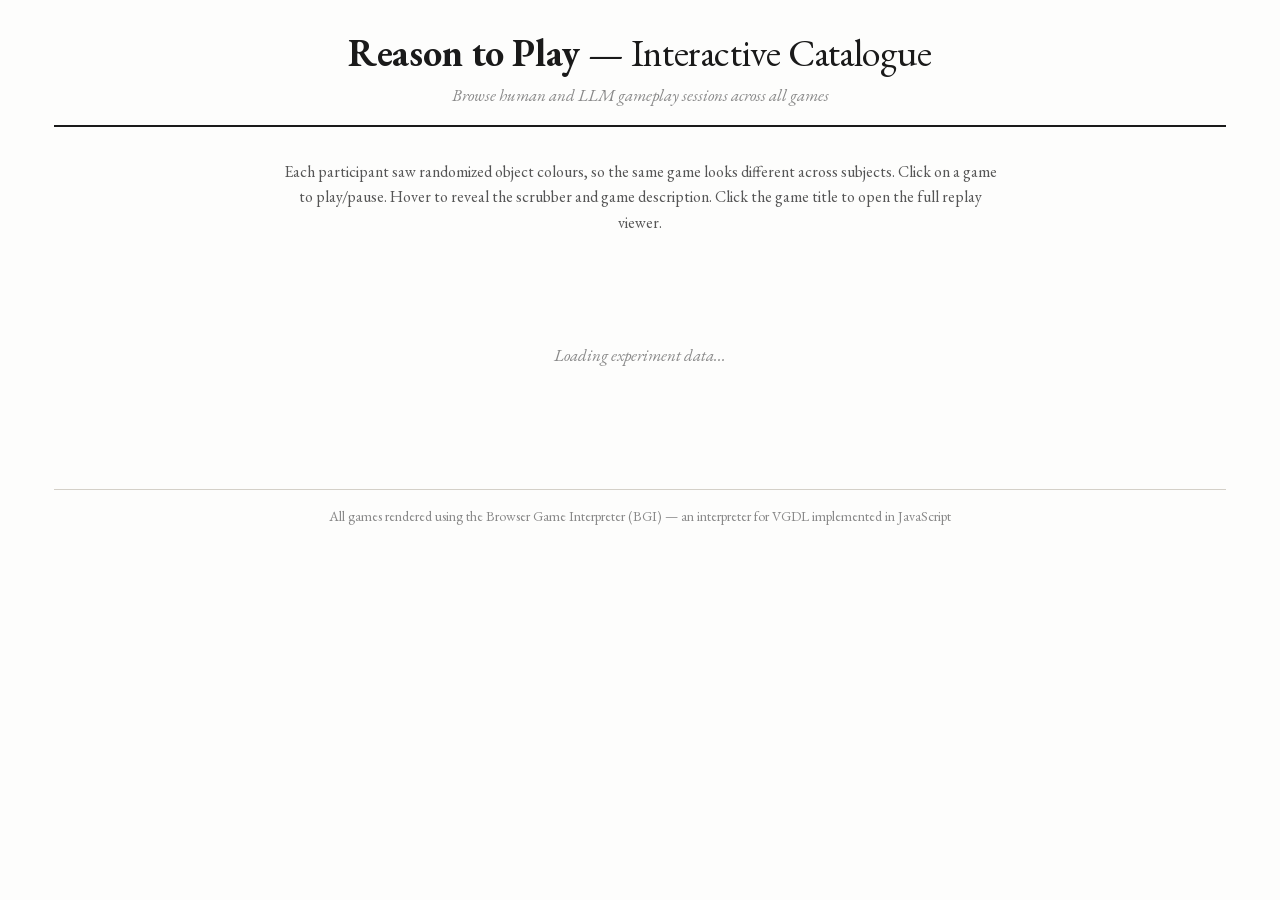
<file: catalogue.html>
<!-- developed and copyright by Botos Csaba (botos.official@gmail.com), 2026 -->
<!-- Licensed under the MIT License. See LICENSE file for details. -->
<!DOCTYPE html>
<html lang="en">
<head>
  <script src="data-source.js"></script>
  <script src="data-config-bundle.js"></script>
  <meta charset="UTF-8">
  <meta name="viewport" content="width=device-width, initial-scale=1.0">
  <title>Reason to Play - Interactive Catalogue</title>

  <link rel="icon" type="image/svg+xml" href="figures/favicon.svg">
  <link rel="apple-touch-icon" href="figures/favicon.svg">

  <meta property="og:title"        content="Reason to Play - Behavioral and Brain Alignment">
  <meta property="og:description"  content="32 fMRI-scanned humans and 8 frontier open weight LLMs play ARC-AGI like games with no rules given. The reasoning models match the human learning trajectories and their hidden states predict human brain signals during in context learning.">
  <meta property="og:type"         content="article">
  <meta property="og:url"          content="https://botcs.github.io/reason-to-play/catalogue.html">
  <meta property="og:image"        content="https://botcs.github.io/reason-to-play/figures/rtp-thumb.png">
  <meta name="twitter:card"        content="summary_large_image">
  <meta name="twitter:title"       content="Reason to Play - Behavioral and Brain Alignment">
  <meta name="twitter:description" content="32 fMRI-scanned humans and 8 frontier open weight LLMs play ARC-AGI like games with no rules given. The reasoning models match the human learning trajectories and their hidden states predict human brain signals during in context learning.">
  <meta name="twitter:image"       content="https://botcs.github.io/reason-to-play/figures/rtp-thumb.png">
  <style>
/* cyrillic-ext */
@font-face {
  font-family: 'EB Garamond';
  font-style: italic;
  font-weight: 400;
  font-display: swap;
  src: url(fonts/SlGFmQSNjdsmc35JDF1K5GRwUjcdlttVFm-rI7e8QL9wU6i1hGFJRvzr2Q.woff2) format('woff2');
  unicode-range: U+0460-052F, U+1C80-1C8A, U+20B4, U+2DE0-2DFF, U+A640-A69F, U+FE2E-FE2F;
}
/* cyrillic */
@font-face {
  font-family: 'EB Garamond';
  font-style: italic;
  font-weight: 400;
  font-display: swap;
  src: url(fonts/SlGFmQSNjdsmc35JDF1K5GRwUjcdlttVFm-rI7e8QL95U6i1hGFJRvzr2Q.woff2) format('woff2');
  unicode-range: U+0301, U+0400-045F, U+0490-0491, U+04B0-04B1, U+2116;
}
/* greek-ext */
@font-face {
  font-family: 'EB Garamond';
  font-style: italic;
  font-weight: 400;
  font-display: swap;
  src: url(fonts/SlGFmQSNjdsmc35JDF1K5GRwUjcdlttVFm-rI7e8QL9xU6i1hGFJRvzr2Q.woff2) format('woff2');
  unicode-range: U+1F00-1FFF;
}
/* greek */
@font-face {
  font-family: 'EB Garamond';
  font-style: italic;
  font-weight: 400;
  font-display: swap;
  src: url(fonts/SlGFmQSNjdsmc35JDF1K5GRwUjcdlttVFm-rI7e8QL9-U6i1hGFJRvzr2Q.woff2) format('woff2');
  unicode-range: U+0370-0377, U+037A-037F, U+0384-038A, U+038C, U+038E-03A1, U+03A3-03FF;
}
/* vietnamese */
@font-face {
  font-family: 'EB Garamond';
  font-style: italic;
  font-weight: 400;
  font-display: swap;
  src: url(fonts/SlGFmQSNjdsmc35JDF1K5GRwUjcdlttVFm-rI7e8QL9yU6i1hGFJRvzr2Q.woff2) format('woff2');
  unicode-range: U+0102-0103, U+0110-0111, U+0128-0129, U+0168-0169, U+01A0-01A1, U+01AF-01B0, U+0300-0301, U+0303-0304, U+0308-0309, U+0323, U+0329, U+1EA0-1EF9, U+20AB;
}
/* latin-ext */
@font-face {
  font-family: 'EB Garamond';
  font-style: italic;
  font-weight: 400;
  font-display: swap;
  src: url(fonts/SlGFmQSNjdsmc35JDF1K5GRwUjcdlttVFm-rI7e8QL9zU6i1hGFJRvzr2Q.woff2) format('woff2');
  unicode-range: U+0100-02BA, U+02BD-02C5, U+02C7-02CC, U+02CE-02D7, U+02DD-02FF, U+0304, U+0308, U+0329, U+1D00-1DBF, U+1E00-1E9F, U+1EF2-1EFF, U+2020, U+20A0-20AB, U+20AD-20C0, U+2113, U+2C60-2C7F, U+A720-A7FF;
}
/* latin */
@font-face {
  font-family: 'EB Garamond';
  font-style: italic;
  font-weight: 400;
  font-display: swap;
  src: url(fonts/SlGFmQSNjdsmc35JDF1K5GRwUjcdlttVFm-rI7e8QL99U6i1hGFJRvw.woff2) format('woff2');
  unicode-range: U+0000-00FF, U+0131, U+0152-0153, U+02BB-02BC, U+02C6, U+02DA, U+02DC, U+0304, U+0308, U+0329, U+2000-206F, U+20AC, U+2122, U+2191, U+2193, U+2212, U+2215, U+FEFF, U+FFFD;
}
/* cyrillic-ext */
@font-face {
  font-family: 'EB Garamond';
  font-style: normal;
  font-weight: 400;
  font-display: swap;
  src: url(fonts/SlGUmQSNjdsmc35JDF1K5GR4SDk_YAPIlWk.woff2) format('woff2');
  unicode-range: U+0460-052F, U+1C80-1C8A, U+20B4, U+2DE0-2DFF, U+A640-A69F, U+FE2E-FE2F;
}
/* cyrillic */
@font-face {
  font-family: 'EB Garamond';
  font-style: normal;
  font-weight: 400;
  font-display: swap;
  src: url(fonts/SlGUmQSNjdsmc35JDF1K5GRxSDk_YAPIlWk.woff2) format('woff2');
  unicode-range: U+0301, U+0400-045F, U+0490-0491, U+04B0-04B1, U+2116;
}
/* greek-ext */
@font-face {
  font-family: 'EB Garamond';
  font-style: normal;
  font-weight: 400;
  font-display: swap;
  src: url(fonts/SlGUmQSNjdsmc35JDF1K5GR5SDk_YAPIlWk.woff2) format('woff2');
  unicode-range: U+1F00-1FFF;
}
/* greek */
@font-face {
  font-family: 'EB Garamond';
  font-style: normal;
  font-weight: 400;
  font-display: swap;
  src: url(fonts/SlGUmQSNjdsmc35JDF1K5GR2SDk_YAPIlWk.woff2) format('woff2');
  unicode-range: U+0370-0377, U+037A-037F, U+0384-038A, U+038C, U+038E-03A1, U+03A3-03FF;
}
/* vietnamese */
@font-face {
  font-family: 'EB Garamond';
  font-style: normal;
  font-weight: 400;
  font-display: swap;
  src: url(fonts/SlGUmQSNjdsmc35JDF1K5GR6SDk_YAPIlWk.woff2) format('woff2');
  unicode-range: U+0102-0103, U+0110-0111, U+0128-0129, U+0168-0169, U+01A0-01A1, U+01AF-01B0, U+0300-0301, U+0303-0304, U+0308-0309, U+0323, U+0329, U+1EA0-1EF9, U+20AB;
}
/* latin-ext */
@font-face {
  font-family: 'EB Garamond';
  font-style: normal;
  font-weight: 400;
  font-display: swap;
  src: url(fonts/SlGUmQSNjdsmc35JDF1K5GR7SDk_YAPIlWk.woff2) format('woff2');
  unicode-range: U+0100-02BA, U+02BD-02C5, U+02C7-02CC, U+02CE-02D7, U+02DD-02FF, U+0304, U+0308, U+0329, U+1D00-1DBF, U+1E00-1E9F, U+1EF2-1EFF, U+2020, U+20A0-20AB, U+20AD-20C0, U+2113, U+2C60-2C7F, U+A720-A7FF;
}
/* latin */
@font-face {
  font-family: 'EB Garamond';
  font-style: normal;
  font-weight: 400;
  font-display: swap;
  src: url(fonts/SlGUmQSNjdsmc35JDF1K5GR1SDk_YAPI.woff2) format('woff2');
  unicode-range: U+0000-00FF, U+0131, U+0152-0153, U+02BB-02BC, U+02C6, U+02DA, U+02DC, U+0304, U+0308, U+0329, U+2000-206F, U+20AC, U+2122, U+2191, U+2193, U+2212, U+2215, U+FEFF, U+FFFD;
}
/* cyrillic-ext */
@font-face {
  font-family: 'EB Garamond';
  font-style: normal;
  font-weight: 700;
  font-display: swap;
  src: url(fonts/SlGUmQSNjdsmc35JDF1K5GR4SDk_YAPIlWk.woff2) format('woff2');
  unicode-range: U+0460-052F, U+1C80-1C8A, U+20B4, U+2DE0-2DFF, U+A640-A69F, U+FE2E-FE2F;
}
/* cyrillic */
@font-face {
  font-family: 'EB Garamond';
  font-style: normal;
  font-weight: 700;
  font-display: swap;
  src: url(fonts/SlGUmQSNjdsmc35JDF1K5GRxSDk_YAPIlWk.woff2) format('woff2');
  unicode-range: U+0301, U+0400-045F, U+0490-0491, U+04B0-04B1, U+2116;
}
/* greek-ext */
@font-face {
  font-family: 'EB Garamond';
  font-style: normal;
  font-weight: 700;
  font-display: swap;
  src: url(fonts/SlGUmQSNjdsmc35JDF1K5GR5SDk_YAPIlWk.woff2) format('woff2');
  unicode-range: U+1F00-1FFF;
}
/* greek */
@font-face {
  font-family: 'EB Garamond';
  font-style: normal;
  font-weight: 700;
  font-display: swap;
  src: url(fonts/SlGUmQSNjdsmc35JDF1K5GR2SDk_YAPIlWk.woff2) format('woff2');
  unicode-range: U+0370-0377, U+037A-037F, U+0384-038A, U+038C, U+038E-03A1, U+03A3-03FF;
}
/* vietnamese */
@font-face {
  font-family: 'EB Garamond';
  font-style: normal;
  font-weight: 700;
  font-display: swap;
  src: url(fonts/SlGUmQSNjdsmc35JDF1K5GR6SDk_YAPIlWk.woff2) format('woff2');
  unicode-range: U+0102-0103, U+0110-0111, U+0128-0129, U+0168-0169, U+01A0-01A1, U+01AF-01B0, U+0300-0301, U+0303-0304, U+0308-0309, U+0323, U+0329, U+1EA0-1EF9, U+20AB;
}
/* latin-ext */
@font-face {
  font-family: 'EB Garamond';
  font-style: normal;
  font-weight: 700;
  font-display: swap;
  src: url(fonts/SlGUmQSNjdsmc35JDF1K5GR7SDk_YAPIlWk.woff2) format('woff2');
  unicode-range: U+0100-02BA, U+02BD-02C5, U+02C7-02CC, U+02CE-02D7, U+02DD-02FF, U+0304, U+0308, U+0329, U+1D00-1DBF, U+1E00-1E9F, U+1EF2-1EFF, U+2020, U+20A0-20AB, U+20AD-20C0, U+2113, U+2C60-2C7F, U+A720-A7FF;
}
/* latin */
@font-face {
  font-family: 'EB Garamond';
  font-style: normal;
  font-weight: 700;
  font-display: swap;
  src: url(fonts/SlGUmQSNjdsmc35JDF1K5GR1SDk_YAPI.woff2) format('woff2');
  unicode-range: U+0000-00FF, U+0131, U+0152-0153, U+02BB-02BC, U+02C6, U+02DA, U+02DC, U+0304, U+0308, U+0329, U+2000-206F, U+20AC, U+2122, U+2191, U+2193, U+2212, U+2215, U+FEFF, U+FFFD;
}
/* cyrillic-ext */
@font-face {
  font-family: 'IBM Plex Mono';
  font-style: normal;
  font-weight: 400;
  font-display: swap;
  src: url(fonts/-F63fjptAgt5VM-kVkqdyU8n1iIq131nj-otFQ.woff2) format('woff2');
  unicode-range: U+0460-052F, U+1C80-1C8A, U+20B4, U+2DE0-2DFF, U+A640-A69F, U+FE2E-FE2F;
}
/* cyrillic */
@font-face {
  font-family: 'IBM Plex Mono';
  font-style: normal;
  font-weight: 400;
  font-display: swap;
  src: url(fonts/-F63fjptAgt5VM-kVkqdyU8n1isq131nj-otFQ.woff2) format('woff2');
  unicode-range: U+0301, U+0400-045F, U+0490-0491, U+04B0-04B1, U+2116;
}
/* vietnamese */
@font-face {
  font-family: 'IBM Plex Mono';
  font-style: normal;
  font-weight: 400;
  font-display: swap;
  src: url(fonts/-F63fjptAgt5VM-kVkqdyU8n1iAq131nj-otFQ.woff2) format('woff2');
  unicode-range: U+0102-0103, U+0110-0111, U+0128-0129, U+0168-0169, U+01A0-01A1, U+01AF-01B0, U+0300-0301, U+0303-0304, U+0308-0309, U+0323, U+0329, U+1EA0-1EF9, U+20AB;
}
/* latin-ext */
@font-face {
  font-family: 'IBM Plex Mono';
  font-style: normal;
  font-weight: 400;
  font-display: swap;
  src: url(fonts/-F63fjptAgt5VM-kVkqdyU8n1iEq131nj-otFQ.woff2) format('woff2');
  unicode-range: U+0100-02BA, U+02BD-02C5, U+02C7-02CC, U+02CE-02D7, U+02DD-02FF, U+0304, U+0308, U+0329, U+1D00-1DBF, U+1E00-1E9F, U+1EF2-1EFF, U+2020, U+20A0-20AB, U+20AD-20C0, U+2113, U+2C60-2C7F, U+A720-A7FF;
}
/* latin */
@font-face {
  font-family: 'IBM Plex Mono';
  font-style: normal;
  font-weight: 400;
  font-display: swap;
  src: url(fonts/-F63fjptAgt5VM-kVkqdyU8n1i8q131nj-o.woff2) format('woff2');
  unicode-range: U+0000-00FF, U+0131, U+0152-0153, U+02BB-02BC, U+02C6, U+02DA, U+02DC, U+0304, U+0308, U+0329, U+2000-206F, U+20AC, U+2122, U+2191, U+2193, U+2212, U+2215, U+FEFF, U+FFFD;
}
/* cyrillic-ext */
@font-face {
  font-family: 'IBM Plex Mono';
  font-style: normal;
  font-weight: 500;
  font-display: swap;
  src: url(fonts/-F6qfjptAgt5VM-kVkqdyU8n3twJwl1FgsAXHNlYzg.woff2) format('woff2');
  unicode-range: U+0460-052F, U+1C80-1C8A, U+20B4, U+2DE0-2DFF, U+A640-A69F, U+FE2E-FE2F;
}
/* cyrillic */
@font-face {
  font-family: 'IBM Plex Mono';
  font-style: normal;
  font-weight: 500;
  font-display: swap;
  src: url(fonts/-F6qfjptAgt5VM-kVkqdyU8n3twJwlRFgsAXHNlYzg.woff2) format('woff2');
  unicode-range: U+0301, U+0400-045F, U+0490-0491, U+04B0-04B1, U+2116;
}
/* vietnamese */
@font-face {
  font-family: 'IBM Plex Mono';
  font-style: normal;
  font-weight: 500;
  font-display: swap;
  src: url(fonts/-F6qfjptAgt5VM-kVkqdyU8n3twJwl9FgsAXHNlYzg.woff2) format('woff2');
  unicode-range: U+0102-0103, U+0110-0111, U+0128-0129, U+0168-0169, U+01A0-01A1, U+01AF-01B0, U+0300-0301, U+0303-0304, U+0308-0309, U+0323, U+0329, U+1EA0-1EF9, U+20AB;
}
/* latin-ext */
@font-face {
  font-family: 'IBM Plex Mono';
  font-style: normal;
  font-weight: 500;
  font-display: swap;
  src: url(fonts/-F6qfjptAgt5VM-kVkqdyU8n3twJwl5FgsAXHNlYzg.woff2) format('woff2');
  unicode-range: U+0100-02BA, U+02BD-02C5, U+02C7-02CC, U+02CE-02D7, U+02DD-02FF, U+0304, U+0308, U+0329, U+1D00-1DBF, U+1E00-1E9F, U+1EF2-1EFF, U+2020, U+20A0-20AB, U+20AD-20C0, U+2113, U+2C60-2C7F, U+A720-A7FF;
}
/* latin */
@font-face {
  font-family: 'IBM Plex Mono';
  font-style: normal;
  font-weight: 500;
  font-display: swap;
  src: url(fonts/-F6qfjptAgt5VM-kVkqdyU8n3twJwlBFgsAXHNk.woff2) format('woff2');
  unicode-range: U+0000-00FF, U+0131, U+0152-0153, U+02BB-02BC, U+02C6, U+02DA, U+02DC, U+0304, U+0308, U+0329, U+2000-206F, U+20AC, U+2122, U+2191, U+2193, U+2212, U+2215, U+FEFF, U+FFFD;
}

  </style>
  <style>
    :root {
      --font-body: 'EB Garamond', Georgia, serif;
      --font-mono: 'IBM Plex Mono', 'Courier New', monospace;
      --ink: #1a1a1a;
      --paper: #fdfdfc;
      --rule: #d4d0c8;
      --muted: #888;
      --card-bg: #f9f8f6;
      --canvas-bg: #0d0d0d;
      --flap-green: #e8f0e8;
      --flap-green-active: #f0f8f0;
      --flap-red: #f0e8e8;
      --flap-red-active: #fdf0f0;
      --flap-blue: #e8edf8;
      --flap-blue-hover: #d4ddf0;
      --reasoning-bg: #f5f4ee;
      --reasoning-border: #ddd9c8;
      --accent: #333;
      --tab-active-bg: #2c2c2c;
      --tab-active-fg: #f0efe8;
    }

    * { margin: 0; padding: 0; box-sizing: border-box; }

    body {
      font-family: var(--font-body);
      font-size: 18px;
      background: var(--paper);
      color: var(--ink);
      line-height: 1.5;
      -webkit-font-smoothing: antialiased;
      overflow-x: hidden;
    }
    a { color: var(--ink); }

    .wrapper {
      max-width: 1220px;
      margin: 0 auto;
      padding: 24px 24px 80px;
    }

    /* --- Header --- */
    header {
      text-align: center;
      padding-bottom: 16px;
      border-bottom: 2px solid var(--ink);
      margin-bottom: 32px;
    }
    header h1 {
      font-size: 38px;
      font-weight: 400;
      letter-spacing: -0.01em;
      margin-bottom: 2px;
    }
    header h1 b { font-weight: 700; }
    header .subtitle {
      font-size: 17px;
      color: var(--muted);
      font-style: italic;
    }

    /* --- Cohort section --- */
    .cohort-section {
      margin-bottom: 56px;
    }
    .cohort-heading {
      font-size: 26px;
      font-weight: 700;
      letter-spacing: -0.01em;
      border-bottom: 1px solid var(--rule);
      padding-bottom: 6px;
      margin-bottom: 14px;
    }

    /* --- Selector tabs --- */
    .selector-row {
      display: flex;
      flex-wrap: wrap;
      gap: 5px;
      margin-bottom: 18px;
    }
    .selector-tab {
      font-family: var(--font-body);
      font-size: 14px;
      padding: 3px 10px;
      border: 1px solid var(--rule);
      border-radius: 3px;
      background: var(--card-bg);
      color: #555;
      cursor: pointer;
      white-space: nowrap;
      transition: background 0.15s, color 0.15s, border-color 0.15s;
    }
    .selector-tab:hover {
      background: #eeede8;
      border-color: #aaa;
    }
    .selector-tab.active {
      background: var(--tab-active-bg);
      color: var(--tab-active-fg);
      border-color: var(--tab-active-bg);
    }
    .selector-tab .stats {
      font-size: 11px;
      font-family: var(--font-mono);
      color: var(--muted);
      margin-left: 3px;
    }
    .selector-tab.active .stats { color: #aaa; }

    /* --- 2x3 game grid --- */
    .game-grid {
      display: grid;
      grid-template-columns: repeat(3, 1fr);
      column-gap: 14px;
      row-gap: 100px;
      align-items: start;
    }
    /* Separator between vgfmri3 and vgfmri4 blocks in LLM sections */
    .cohort-block-separator {
      border: none;
      border-top: 1px dashed var(--rule);
      margin: 100px 0 8px;
    }
    .cohort-block-label {
      font-size: 13px;
      color: var(--muted);
      font-style: italic;
      margin-bottom: 8px;
    }

    /* --- Game card --- */
    .game-card {
      display: flex;
      flex-direction: column;
      position: relative;
      /* Establishes a CSS container so the flap-tab labels can size
         their font based on the card's actual width (see .flap-tab
         rule below). */
      container-type: inline-size;
      container-name: catcard;
    }
    .game-card-title {
      display: block;
      font-size: 15px;
      font-weight: 700;
      text-align: center;
      padding: 0 0 3px;
      letter-spacing: 0.02em;
      text-decoration: none;
      color: var(--ink);
      position: relative;
      cursor: pointer;
    }
    .game-card-title::after {
      content: '';
      position: absolute;
      bottom: 0;
      left: 50%;
      width: 0;
      height: 1.5px;
      background: var(--ink);
      transition: width 0.25s ease, left 0.25s ease;
    }
    .game-card-title:hover::after {
      width: 60%;
      left: 20%;
    }

    /* Fixed-height canvas container &mdash; bg set dynamically to wall color */
    .canvas-container {
      height: 220px;
      display: flex;
      align-items: center;
      justify-content: center;
      background: rgb(68, 90, 100);
      position: relative;
      cursor: pointer;
    }
    .canvas-container canvas {
      display: block;
      max-width: 100%;
      max-height: 100%;
    }
    .canvas-overlay {
      position: absolute;
      inset: 0;
      display: flex;
      align-items: center;
      justify-content: center;
      background: rgba(68,90,100,0.7);
      color: #ddd;
      font-size: 14px;
      font-style: italic;
    }
    .canvas-overlay.hidden { display: none; }

    /* Play/pause icon overlay on canvas */
    .play-indicator {
      position: absolute;
      inset: 0;
      display: flex;
      align-items: center;
      justify-content: center;
      pointer-events: none;
      opacity: 0;
      transition: opacity 0.35s ease;
    }
    .play-indicator.flash { opacity: 1; }
    .play-indicator svg {
      width: 48px;
      height: 48px;
      filter: drop-shadow(0 2px 6px rgba(0,0,0,0.4));
    }

    /* --- Flap tabs (matching replay.html) --- */
    .flap-tabs {
      display: flex;
      gap: 0;
    }
    .flap-tab {
      flex: 1;
      min-width: 0;
      text-align: center;
      font-family: var(--font-body);
      /* Scales with the card's width via the catcard container query
         set on .game-card. white-space: nowrap prevents "Game
         Description" / "Level Layout" / "Try Yourself" from ever
         wrapping to two lines, regardless of the host layout. */
      font-size: clamp(10px, 3.4cqw, 13px);
      white-space: nowrap;
      padding: 3px 4px;
      border: 1px solid #ccc;
      border-top: none;
      border-radius: 0 0 3px 3px;
      color: #666;
      cursor: pointer;
      transition: background 0.1s;
    }
    .flap-tab-desc { background: var(--flap-green); }
    .flap-tab-level { background: var(--flap-red); }
    .flap-tab-try { background: var(--flap-blue); }
    .flap-tab-desc:hover { background: #dce8dc; }
    .flap-tab-level:hover { background: #e8dcdc; }
    .flap-tab-try:hover { background: var(--flap-blue-hover); }
    .flap-tab.active {
      color: var(--ink);
      border-color: #aaa;
      border-bottom: none;
      border-radius: 0;
      font-weight: 700;
    }
    .flap-tab-desc.active { background: var(--flap-green-active); }
    .flap-tab-level.active { background: var(--flap-red-active); }

    .flap-panel {
      display: none;
      border: 1px solid #aaa;
      border-top: none;
      border-radius: 0 0 3px 3px;
      padding: 4px;
    }
    .flap-panel.open { display: block; }
    .flap-panel-desc { background: var(--flap-green-active); }
    .flap-panel-level { background: var(--flap-red-active); }
    .flap-panel textarea {
      width: 100%;
      background: transparent;
      border: none;
      outline: none;
      font-family: var(--font-mono);
      font-size: 10px;
      color: var(--ink);
      resize: none;
      tab-size: 4;
      cursor: default;
      overflow-y: auto;
    }
    .flap-panel-desc textarea { height: 120px; }
    .flap-panel-level textarea {
      min-height: 40px;
      max-height: 160px;
    }

    /* --- Reasoning stripe --- */
    .reasoning-stripe {
      height: 76px;
      font-family: var(--font-mono);
      font-size: 10.5px;
      line-height: 1.45;
      color: #444;
      padding: 5px 7px;
      overflow: hidden;
      position: relative;
      background: var(--reasoning-bg);
      border: 1px solid var(--reasoning-border);
      border-top: none;
      cursor: default;
      transition: background 0.15s;
    }
    .reasoning-stripe:hover { background: #eae8dc; }
    .reasoning-stripe .reasoning-text {
      white-space: pre-wrap;
      word-break: break-word;
    }
    .reasoning-stripe .click-hint {
      display: none;
      position: absolute;
      bottom: 3px;
      right: 6px;
      font-family: var(--font-body);
      font-size: 11px;
      font-style: italic;
      color: #777;
      background: rgba(245,244,238,0.92);
      padding: 1px 6px;
      border-radius: 2px;
    }
    .reasoning-stripe:hover .click-hint { display: block; }
    .reasoning-stripe.no-reasoning {
      color: #bbb;
      font-style: italic;
    }

    /* --- Slide-out controls drawer (overlay, no layout shift) --- */
    .card-drawer-anchor {
      position: relative;
      height: 0;
    }
    .card-drawer {
      position: absolute;
      top: 0;
      left: 0;
      right: 0;
      z-index: 10;
      max-height: 0;
      overflow: hidden;
      transition: max-height 0.3s ease;
      background: var(--paper);
      border: 1px solid var(--rule);
      border-top: none;
      border-radius: 0 0 5px 5px;
      box-shadow: 0 4px 12px rgba(0,0,0,0.1);
    }
    .game-card:hover .card-drawer,
    .game-card.is-playing .card-drawer {
      max-height: 400px;
    }
    @media (pointer: coarse) {
      .game-card:hover .card-drawer {
        max-height: 0;
      }
      .game-card.is-playing .card-drawer {
        max-height: 400px;
      }
    }
    .card-drawer-inner {
      padding: 4px 4px 2px;
    }
    .card-drawer input[type="range"] {
      width: 100%;
      margin: 0;
      display: block;
    }

    /* --- Loading / empty --- */
    .catalogue-loading {
      text-align: center;
      padding: 80px 20px;
      color: var(--muted);
      font-size: 17px;
      font-style: italic;
    }

    /* --- Responsive --- */
    @media (max-width: 960px) {
      .game-grid { grid-template-columns: repeat(2, 1fr); }
    }
    @media (max-width: 560px) {
      .game-grid { grid-template-columns: 1fr; }
      .wrapper { padding: 12px 12px 40px; }
      header h1 { font-size: 28px; }
    }

    /* ===========================================================
       Embed mode (?embed=1) -- used by the landing page when this
       page is iframed in single-card mode. Strips header / intro /
       footer chrome and lets the single card breathe.
       =========================================================== */
    html.embed-mode body { background: transparent; }
    html.embed-mode .wrapper {
      max-width: 100%;
      padding: 4px 8px;
    }
    html.embed-mode header,
    html.embed-mode footer,
    html.embed-mode > body > .wrapper > p {
      display: none !important;
    }
    /* When ?single=1 is set, catalogue-main.js mounts one GameCard per
       slot under #catalogue-root. Single card -> centred. Multi-card
       (3 games side-by-side) -> equal-width grid; collapses to one
       column on narrow viewports. */
    .single-card-root {
      display: flex;
      justify-content: center;
      gap: 14px;
      padding: 6px 0 14px;
    }
    .single-card-root .single-card-slot { flex: 0 0 360px; max-width: 360px; }
    .single-card-root .game-card { width: 100%; }

    .single-card-root.multi-card-root {
      display: grid;
      grid-template-columns: repeat(3, minmax(0, 1fr));
      gap: 14px;
    }
    .single-card-root.multi-card-root .single-card-slot {
      flex: unset;
      max-width: none;
    }
    @media (max-width: 700px) {
      .single-card-root.multi-card-root {
        grid-template-columns: 1fr;
      }
    }
  </style>
  <script>
    // Synchronous: applies embed-mode BEFORE first paint so the catalogue
    // header doesn't flash through when iframed in single-card mode.
    if (new URLSearchParams(location.search).get('embed') === '1') {
      document.documentElement.classList.add('embed-mode');
    }
  </script>
</head>
<body>
  <div class="wrapper">
    <header>
      <h1><a href="index.html" style="text-decoration:none; color:inherit;"><b>Reason to Play</b></a> &mdash; Interactive Catalogue</h1>
      <div class="subtitle">Browse human and LLM gameplay sessions across all games</div>
    </header>

    <p style="max-width:720px; margin:0 auto 28px; text-align:center; color:#555; font-size:16px; line-height:1.6;">
      Each participant saw randomized object colours, so the same game looks different across subjects.
      Click on a game to play/pause. Hover to reveal the scrubber and game description.
      Click the game title to open the full replay viewer.
    </p>

    <div id="catalogue-root">
      <div class="catalogue-loading">Loading experiment data...</div>
    </div>
    <footer style="text-align:center; font-size:14px; color:#888; border-top:1px solid #d4d0c8; padding-top:16px; margin-top:40px;">
      All games rendered using the Browser Game Interpreter (BGI) &mdash; an interpreter for VGDL implemented in JavaScript
    </footer>
  </div>

  <script src="catalogue-bundle.js"></script>
</body>
</html>
</file>
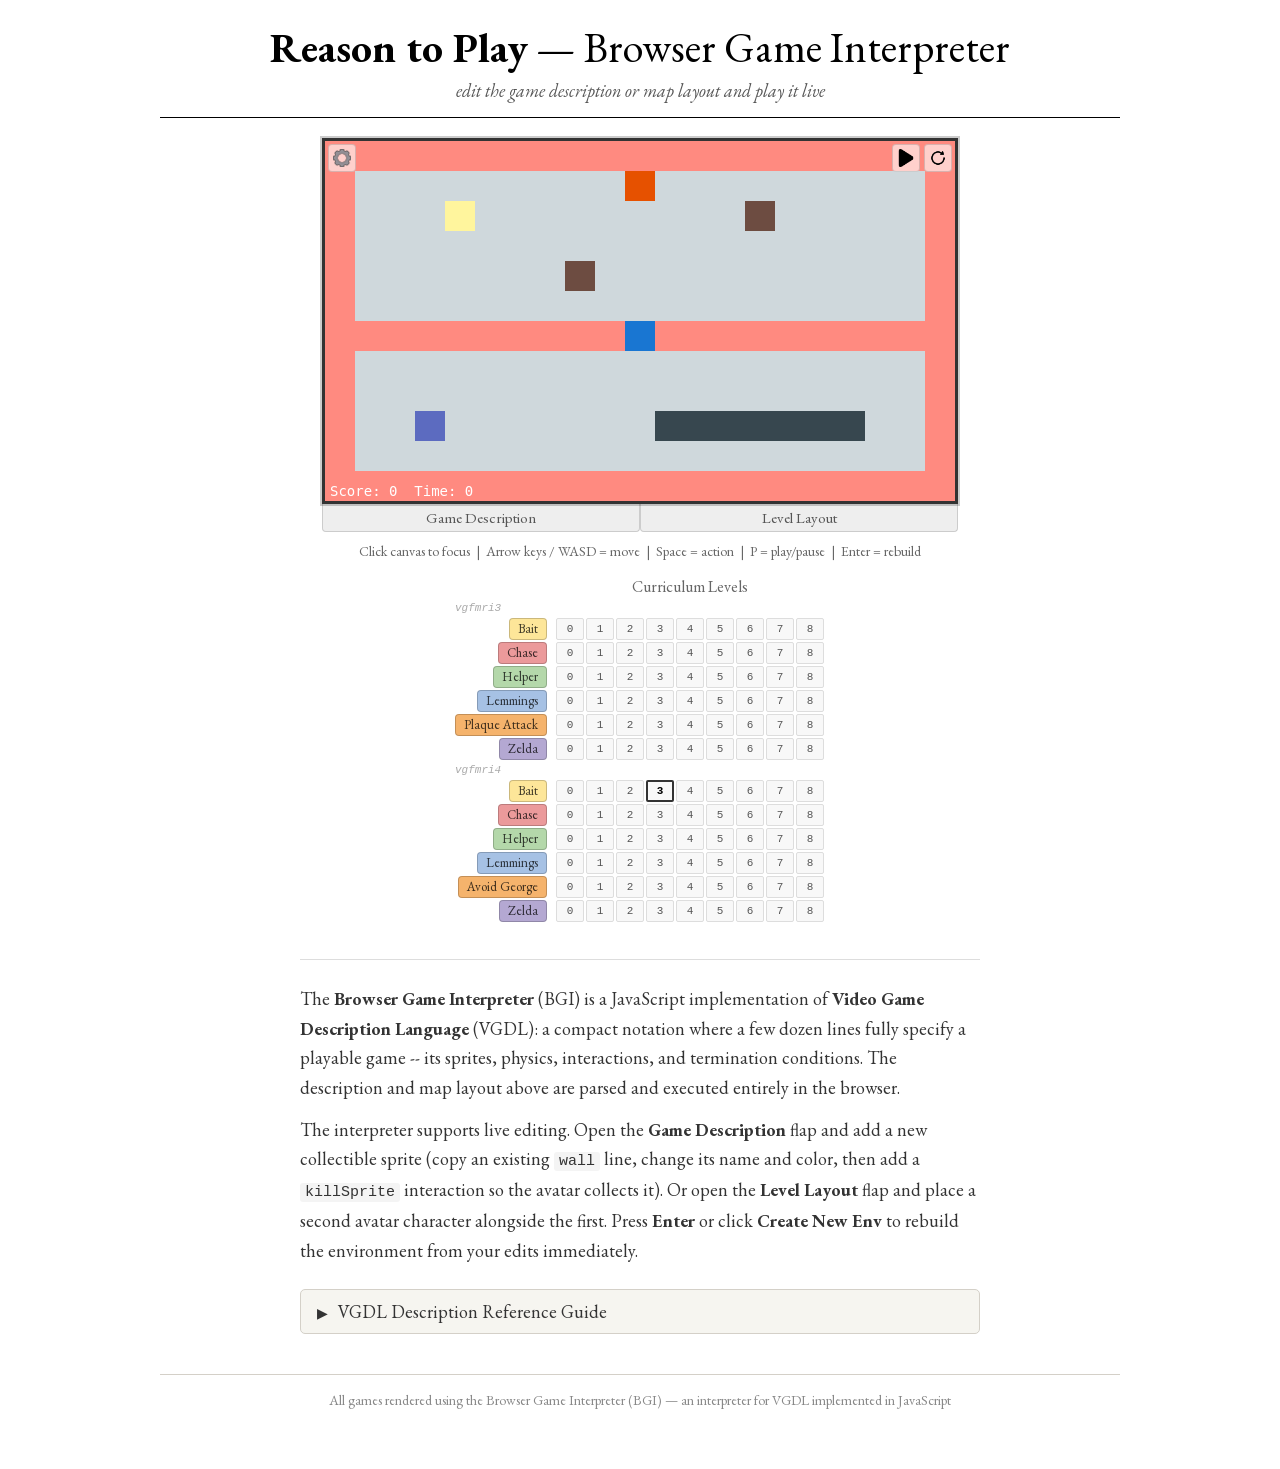
<file: interactive-gameplay.html>
<!-- developed and copyright by Botos Csaba (botos.official@gmail.com), 2026 -->
<!-- Licensed under the MIT License. See LICENSE file for details. -->
<!DOCTYPE html>
<html lang="en">
<head>
  <script src="data-source.js"></script>
  <script src="data-config-bundle.js"></script>
  <meta charset="UTF-8">
  <meta name="viewport" content="width=device-width, initial-scale=1.0">
  <title>Reason to Play - Browser Game Interpreter</title>

  <link rel="icon" type="image/svg+xml" href="figures/favicon.svg">
  <link rel="apple-touch-icon" href="figures/favicon.svg">

  <meta property="og:title"        content="Reason to Play - Behavioral and Brain Alignment">
  <meta property="og:description"  content="32 fMRI-scanned humans and 8 frontier open weight LLMs play ARC-AGI like games with no rules given. The reasoning models match the human learning trajectories and their hidden states predict human brain signals during in context learning.">
  <meta property="og:type"         content="article">
  <meta property="og:url"          content="https://botcs.github.io/reason-to-play/interactive-gameplay.html">
  <meta property="og:image"        content="https://botcs.github.io/reason-to-play/figures/rtp-thumb.png">
  <meta name="twitter:card"        content="summary_large_image">
  <meta name="twitter:title"       content="Reason to Play - Behavioral and Brain Alignment">
  <meta name="twitter:description" content="32 fMRI-scanned humans and 8 frontier open weight LLMs play ARC-AGI like games with no rules given. The reasoning models match the human learning trajectories and their hidden states predict human brain signals during in context learning.">
  <meta name="twitter:image"       content="https://botcs.github.io/reason-to-play/figures/rtp-thumb.png">
  <!-- Google tag (gtag.js) -->
  <script async src="https://www.googletagmanager.com/gtag/js?id=G-TCWJ0JB5KY"></script>
  <script>
    window.dataLayer = window.dataLayer || [];
    function gtag(){dataLayer.push(arguments);}
    gtag('js', new Date());
    gtag('config', 'G-TCWJ0JB5KY');
  </script>
  <style>
/* cyrillic-ext */
@font-face {
  font-family: 'EB Garamond';
  font-style: italic;
  font-weight: 400;
  font-display: swap;
  src: url(fonts/SlGFmQSNjdsmc35JDF1K5GRwUjcdlttVFm-rI7e8QL9wU6i1hGFJRvzr2Q.woff2) format('woff2');
  unicode-range: U+0460-052F, U+1C80-1C8A, U+20B4, U+2DE0-2DFF, U+A640-A69F, U+FE2E-FE2F;
}
/* cyrillic */
@font-face {
  font-family: 'EB Garamond';
  font-style: italic;
  font-weight: 400;
  font-display: swap;
  src: url(fonts/SlGFmQSNjdsmc35JDF1K5GRwUjcdlttVFm-rI7e8QL95U6i1hGFJRvzr2Q.woff2) format('woff2');
  unicode-range: U+0301, U+0400-045F, U+0490-0491, U+04B0-04B1, U+2116;
}
/* greek-ext */
@font-face {
  font-family: 'EB Garamond';
  font-style: italic;
  font-weight: 400;
  font-display: swap;
  src: url(fonts/SlGFmQSNjdsmc35JDF1K5GRwUjcdlttVFm-rI7e8QL9xU6i1hGFJRvzr2Q.woff2) format('woff2');
  unicode-range: U+1F00-1FFF;
}
/* greek */
@font-face {
  font-family: 'EB Garamond';
  font-style: italic;
  font-weight: 400;
  font-display: swap;
  src: url(fonts/SlGFmQSNjdsmc35JDF1K5GRwUjcdlttVFm-rI7e8QL9-U6i1hGFJRvzr2Q.woff2) format('woff2');
  unicode-range: U+0370-0377, U+037A-037F, U+0384-038A, U+038C, U+038E-03A1, U+03A3-03FF;
}
/* vietnamese */
@font-face {
  font-family: 'EB Garamond';
  font-style: italic;
  font-weight: 400;
  font-display: swap;
  src: url(fonts/SlGFmQSNjdsmc35JDF1K5GRwUjcdlttVFm-rI7e8QL9yU6i1hGFJRvzr2Q.woff2) format('woff2');
  unicode-range: U+0102-0103, U+0110-0111, U+0128-0129, U+0168-0169, U+01A0-01A1, U+01AF-01B0, U+0300-0301, U+0303-0304, U+0308-0309, U+0323, U+0329, U+1EA0-1EF9, U+20AB;
}
/* latin-ext */
@font-face {
  font-family: 'EB Garamond';
  font-style: italic;
  font-weight: 400;
  font-display: swap;
  src: url(fonts/SlGFmQSNjdsmc35JDF1K5GRwUjcdlttVFm-rI7e8QL9zU6i1hGFJRvzr2Q.woff2) format('woff2');
  unicode-range: U+0100-02BA, U+02BD-02C5, U+02C7-02CC, U+02CE-02D7, U+02DD-02FF, U+0304, U+0308, U+0329, U+1D00-1DBF, U+1E00-1E9F, U+1EF2-1EFF, U+2020, U+20A0-20AB, U+20AD-20C0, U+2113, U+2C60-2C7F, U+A720-A7FF;
}
/* latin */
@font-face {
  font-family: 'EB Garamond';
  font-style: italic;
  font-weight: 400;
  font-display: swap;
  src: url(fonts/SlGFmQSNjdsmc35JDF1K5GRwUjcdlttVFm-rI7e8QL99U6i1hGFJRvw.woff2) format('woff2');
  unicode-range: U+0000-00FF, U+0131, U+0152-0153, U+02BB-02BC, U+02C6, U+02DA, U+02DC, U+0304, U+0308, U+0329, U+2000-206F, U+20AC, U+2122, U+2191, U+2193, U+2212, U+2215, U+FEFF, U+FFFD;
}
/* cyrillic-ext */
@font-face {
  font-family: 'EB Garamond';
  font-style: normal;
  font-weight: 400;
  font-display: swap;
  src: url(fonts/SlGUmQSNjdsmc35JDF1K5GR4SDk_YAPIlWk.woff2) format('woff2');
  unicode-range: U+0460-052F, U+1C80-1C8A, U+20B4, U+2DE0-2DFF, U+A640-A69F, U+FE2E-FE2F;
}
/* cyrillic */
@font-face {
  font-family: 'EB Garamond';
  font-style: normal;
  font-weight: 400;
  font-display: swap;
  src: url(fonts/SlGUmQSNjdsmc35JDF1K5GRxSDk_YAPIlWk.woff2) format('woff2');
  unicode-range: U+0301, U+0400-045F, U+0490-0491, U+04B0-04B1, U+2116;
}
/* greek-ext */
@font-face {
  font-family: 'EB Garamond';
  font-style: normal;
  font-weight: 400;
  font-display: swap;
  src: url(fonts/SlGUmQSNjdsmc35JDF1K5GR5SDk_YAPIlWk.woff2) format('woff2');
  unicode-range: U+1F00-1FFF;
}
/* greek */
@font-face {
  font-family: 'EB Garamond';
  font-style: normal;
  font-weight: 400;
  font-display: swap;
  src: url(fonts/SlGUmQSNjdsmc35JDF1K5GR2SDk_YAPIlWk.woff2) format('woff2');
  unicode-range: U+0370-0377, U+037A-037F, U+0384-038A, U+038C, U+038E-03A1, U+03A3-03FF;
}
/* vietnamese */
@font-face {
  font-family: 'EB Garamond';
  font-style: normal;
  font-weight: 400;
  font-display: swap;
  src: url(fonts/SlGUmQSNjdsmc35JDF1K5GR6SDk_YAPIlWk.woff2) format('woff2');
  unicode-range: U+0102-0103, U+0110-0111, U+0128-0129, U+0168-0169, U+01A0-01A1, U+01AF-01B0, U+0300-0301, U+0303-0304, U+0308-0309, U+0323, U+0329, U+1EA0-1EF9, U+20AB;
}
/* latin-ext */
@font-face {
  font-family: 'EB Garamond';
  font-style: normal;
  font-weight: 400;
  font-display: swap;
  src: url(fonts/SlGUmQSNjdsmc35JDF1K5GR7SDk_YAPIlWk.woff2) format('woff2');
  unicode-range: U+0100-02BA, U+02BD-02C5, U+02C7-02CC, U+02CE-02D7, U+02DD-02FF, U+0304, U+0308, U+0329, U+1D00-1DBF, U+1E00-1E9F, U+1EF2-1EFF, U+2020, U+20A0-20AB, U+20AD-20C0, U+2113, U+2C60-2C7F, U+A720-A7FF;
}
/* latin */
@font-face {
  font-family: 'EB Garamond';
  font-style: normal;
  font-weight: 400;
  font-display: swap;
  src: url(fonts/SlGUmQSNjdsmc35JDF1K5GR1SDk_YAPI.woff2) format('woff2');
  unicode-range: U+0000-00FF, U+0131, U+0152-0153, U+02BB-02BC, U+02C6, U+02DA, U+02DC, U+0304, U+0308, U+0329, U+2000-206F, U+20AC, U+2122, U+2191, U+2193, U+2212, U+2215, U+FEFF, U+FFFD;
}
/* cyrillic-ext */
@font-face {
  font-family: 'EB Garamond';
  font-style: normal;
  font-weight: 700;
  font-display: swap;
  src: url(fonts/SlGUmQSNjdsmc35JDF1K5GR4SDk_YAPIlWk.woff2) format('woff2');
  unicode-range: U+0460-052F, U+1C80-1C8A, U+20B4, U+2DE0-2DFF, U+A640-A69F, U+FE2E-FE2F;
}
/* cyrillic */
@font-face {
  font-family: 'EB Garamond';
  font-style: normal;
  font-weight: 700;
  font-display: swap;
  src: url(fonts/SlGUmQSNjdsmc35JDF1K5GRxSDk_YAPIlWk.woff2) format('woff2');
  unicode-range: U+0301, U+0400-045F, U+0490-0491, U+04B0-04B1, U+2116;
}
/* greek-ext */
@font-face {
  font-family: 'EB Garamond';
  font-style: normal;
  font-weight: 700;
  font-display: swap;
  src: url(fonts/SlGUmQSNjdsmc35JDF1K5GR5SDk_YAPIlWk.woff2) format('woff2');
  unicode-range: U+1F00-1FFF;
}
/* greek */
@font-face {
  font-family: 'EB Garamond';
  font-style: normal;
  font-weight: 700;
  font-display: swap;
  src: url(fonts/SlGUmQSNjdsmc35JDF1K5GR2SDk_YAPIlWk.woff2) format('woff2');
  unicode-range: U+0370-0377, U+037A-037F, U+0384-038A, U+038C, U+038E-03A1, U+03A3-03FF;
}
/* vietnamese */
@font-face {
  font-family: 'EB Garamond';
  font-style: normal;
  font-weight: 700;
  font-display: swap;
  src: url(fonts/SlGUmQSNjdsmc35JDF1K5GR6SDk_YAPIlWk.woff2) format('woff2');
  unicode-range: U+0102-0103, U+0110-0111, U+0128-0129, U+0168-0169, U+01A0-01A1, U+01AF-01B0, U+0300-0301, U+0303-0304, U+0308-0309, U+0323, U+0329, U+1EA0-1EF9, U+20AB;
}
/* latin-ext */
@font-face {
  font-family: 'EB Garamond';
  font-style: normal;
  font-weight: 700;
  font-display: swap;
  src: url(fonts/SlGUmQSNjdsmc35JDF1K5GR7SDk_YAPIlWk.woff2) format('woff2');
  unicode-range: U+0100-02BA, U+02BD-02C5, U+02C7-02CC, U+02CE-02D7, U+02DD-02FF, U+0304, U+0308, U+0329, U+1D00-1DBF, U+1E00-1E9F, U+1EF2-1EFF, U+2020, U+20A0-20AB, U+20AD-20C0, U+2113, U+2C60-2C7F, U+A720-A7FF;
}
/* latin */
@font-face {
  font-family: 'EB Garamond';
  font-style: normal;
  font-weight: 700;
  font-display: swap;
  src: url(fonts/SlGUmQSNjdsmc35JDF1K5GR1SDk_YAPI.woff2) format('woff2');
  unicode-range: U+0000-00FF, U+0131, U+0152-0153, U+02BB-02BC, U+02C6, U+02DA, U+02DC, U+0304, U+0308, U+0329, U+2000-206F, U+20AC, U+2122, U+2191, U+2193, U+2212, U+2215, U+FEFF, U+FFFD;
}
/* cyrillic-ext */
@font-face {
  font-family: 'IBM Plex Mono';
  font-style: normal;
  font-weight: 400;
  font-display: swap;
  src: url(fonts/-F63fjptAgt5VM-kVkqdyU8n1iIq131nj-otFQ.woff2) format('woff2');
  unicode-range: U+0460-052F, U+1C80-1C8A, U+20B4, U+2DE0-2DFF, U+A640-A69F, U+FE2E-FE2F;
}
/* cyrillic */
@font-face {
  font-family: 'IBM Plex Mono';
  font-style: normal;
  font-weight: 400;
  font-display: swap;
  src: url(fonts/-F63fjptAgt5VM-kVkqdyU8n1isq131nj-otFQ.woff2) format('woff2');
  unicode-range: U+0301, U+0400-045F, U+0490-0491, U+04B0-04B1, U+2116;
}
/* vietnamese */
@font-face {
  font-family: 'IBM Plex Mono';
  font-style: normal;
  font-weight: 400;
  font-display: swap;
  src: url(fonts/-F63fjptAgt5VM-kVkqdyU8n1iAq131nj-otFQ.woff2) format('woff2');
  unicode-range: U+0102-0103, U+0110-0111, U+0128-0129, U+0168-0169, U+01A0-01A1, U+01AF-01B0, U+0300-0301, U+0303-0304, U+0308-0309, U+0323, U+0329, U+1EA0-1EF9, U+20AB;
}
/* latin-ext */
@font-face {
  font-family: 'IBM Plex Mono';
  font-style: normal;
  font-weight: 400;
  font-display: swap;
  src: url(fonts/-F63fjptAgt5VM-kVkqdyU8n1iEq131nj-otFQ.woff2) format('woff2');
  unicode-range: U+0100-02BA, U+02BD-02C5, U+02C7-02CC, U+02CE-02D7, U+02DD-02FF, U+0304, U+0308, U+0329, U+1D00-1DBF, U+1E00-1E9F, U+1EF2-1EFF, U+2020, U+20A0-20AB, U+20AD-20C0, U+2113, U+2C60-2C7F, U+A720-A7FF;
}
/* latin */
@font-face {
  font-family: 'IBM Plex Mono';
  font-style: normal;
  font-weight: 400;
  font-display: swap;
  src: url(fonts/-F63fjptAgt5VM-kVkqdyU8n1i8q131nj-o.woff2) format('woff2');
  unicode-range: U+0000-00FF, U+0131, U+0152-0153, U+02BB-02BC, U+02C6, U+02DA, U+02DC, U+0304, U+0308, U+0329, U+2000-206F, U+20AC, U+2122, U+2191, U+2193, U+2212, U+2215, U+FEFF, U+FFFD;
}
/* cyrillic-ext */
@font-face {
  font-family: 'IBM Plex Mono';
  font-style: normal;
  font-weight: 500;
  font-display: swap;
  src: url(fonts/-F6qfjptAgt5VM-kVkqdyU8n3twJwl1FgsAXHNlYzg.woff2) format('woff2');
  unicode-range: U+0460-052F, U+1C80-1C8A, U+20B4, U+2DE0-2DFF, U+A640-A69F, U+FE2E-FE2F;
}
/* cyrillic */
@font-face {
  font-family: 'IBM Plex Mono';
  font-style: normal;
  font-weight: 500;
  font-display: swap;
  src: url(fonts/-F6qfjptAgt5VM-kVkqdyU8n3twJwlRFgsAXHNlYzg.woff2) format('woff2');
  unicode-range: U+0301, U+0400-045F, U+0490-0491, U+04B0-04B1, U+2116;
}
/* vietnamese */
@font-face {
  font-family: 'IBM Plex Mono';
  font-style: normal;
  font-weight: 500;
  font-display: swap;
  src: url(fonts/-F6qfjptAgt5VM-kVkqdyU8n3twJwl9FgsAXHNlYzg.woff2) format('woff2');
  unicode-range: U+0102-0103, U+0110-0111, U+0128-0129, U+0168-0169, U+01A0-01A1, U+01AF-01B0, U+0300-0301, U+0303-0304, U+0308-0309, U+0323, U+0329, U+1EA0-1EF9, U+20AB;
}
/* latin-ext */
@font-face {
  font-family: 'IBM Plex Mono';
  font-style: normal;
  font-weight: 500;
  font-display: swap;
  src: url(fonts/-F6qfjptAgt5VM-kVkqdyU8n3twJwl5FgsAXHNlYzg.woff2) format('woff2');
  unicode-range: U+0100-02BA, U+02BD-02C5, U+02C7-02CC, U+02CE-02D7, U+02DD-02FF, U+0304, U+0308, U+0329, U+1D00-1DBF, U+1E00-1E9F, U+1EF2-1EFF, U+2020, U+20A0-20AB, U+20AD-20C0, U+2113, U+2C60-2C7F, U+A720-A7FF;
}
/* latin */
@font-face {
  font-family: 'IBM Plex Mono';
  font-style: normal;
  font-weight: 500;
  font-display: swap;
  src: url(fonts/-F6qfjptAgt5VM-kVkqdyU8n3twJwlBFgsAXHNk.woff2) format('woff2');
  unicode-range: U+0000-00FF, U+0131, U+0152-0153, U+02BB-02BC, U+02C6, U+02DA, U+02DC, U+0304, U+0308, U+0329, U+2000-206F, U+20AC, U+2122, U+2191, U+2193, U+2212, U+2215, U+FEFF, U+FFFD;
}

  </style>
  <style>
    * { margin: 0; padding: 0; box-sizing: border-box; }
    body {
      font-family: 'EB Garamond', serif;
      font-size: 22px;
      background: white;
      color: black;
      min-height: 100vh;
      overflow-x: hidden;
    }
    a { color: black; }

    .wrapper {
      max-width: 1000px;
      margin: 0 auto;
      padding: 20px 20px 60px;
    }

    header {
      text-align: center;
      padding-bottom: 15px;
      border-bottom: 1.5px solid black;
      margin-bottom: 20px;
    }
    header h1 {
      font-size: 42px;
      font-weight: normal;
      color: black;
      margin-bottom: 4px;
    }
    header .subtitle {
      font-size: 18px;
      color: #555;
      font-style: italic;
    }

    /* --- Game Box --- */
    .game-box {
      width: fit-content;
      max-width: 100%;
      margin: 0 auto;
    }

    .canvas-wrapper {
      position: relative;
      display: flex;
      justify-content: center;
    }

    #game-canvas {
      border: 3px solid #ccc;
      background: #000;
      outline: none;
      display: block;
      max-width: 100%;
      height: auto;
    }
    #game-canvas:focus {
      border-color: #333;
      box-shadow: 0 0 0 2px rgba(0, 0, 0, 0.2);
    }

    /* Canvas overlay buttons */
    .canvas-btn {
      position: absolute;
      background: rgba(255,255,255,0.6);
      border: 1px solid rgba(0,0,0,0.15);
      border-radius: 4px;
      width: 28px;
      height: 28px;
      padding: 3px;
      cursor: pointer;
      display: flex;
      align-items: center;
      justify-content: center;
      z-index: 10;
    }
    .canvas-btn:hover { background: rgba(255,255,255,0.9); }
    .canvas-btn img { width: 18px; height: 18px; }

    #btn-cog   { top: 6px; left: 6px; }
    #btn-play  { top: 6px; right: 38px; }
    #btn-reset { top: 6px; right: 6px; }

    /* Speed popover */
    .speed-popover {
      display: none;
      position: absolute;
      top: 38px;
      left: 6px;
      background: white;
      border: 1px solid #ccc;
      border-radius: 4px;
      box-shadow: 0 2px 8px rgba(0,0,0,0.15);
      padding: 8px 10px;
      z-index: 20;
      font-size: 14px;
    }
    .speed-popover.open { display: block; }
    .speed-popover label { font-size: 14px; color: #333; }
    .speed-popover select {
      font-family: 'EB Garamond', serif;
      font-size: 14px;
      padding: 2px 6px;
      border: 1px solid #999;
      background: #eee;
      border-radius: 3px;
      cursor: pointer;
    }

    /* Create New Env overlay button */
    #btn-create-env {
      display: none;
      position: absolute;
      top: 50%;
      left: 50%;
      transform: translate(-50%, -50%);
      background: rgba(0,0,0,0.75);
      color: white;
      border: 2px solid rgba(255,255,255,0.5);
      border-radius: 6px;
      padding: 8px 18px;
      font-family: 'EB Garamond', serif;
      font-size: 18px;
      cursor: pointer;
      z-index: 15;
    }
    #btn-create-env:hover { background: rgba(0,0,0,0.9); }

    /* Flap tabs */
    .flap-tabs { display: flex; gap: 0; }
    .flap-tab {
      flex: 1;
      text-align: center;
      font-family: 'EB Garamond', serif;
      font-size: 15px;
      padding: 4px 14px;
      border: 1px solid #ccc;
      border-top: none;
      border-radius: 0 0 4px 4px;
      background: #eee;
      color: #555;
      cursor: pointer;
    }
    .flap-tab:hover { background: #ddd; }
    .flap-tab.active {
      color: black;
      border-color: #aaa;
      border-bottom: none;
      border-radius: 0;
    }
    #flap-tab-desc.active  { background: #f0f8f0; }
    #flap-tab-level.active { background: #fdf0f0; }

    /* Flap panels */
    .flap-panel {
      display: none;
      border: 1px solid #aaa;
      border-top: none;
      border-radius: 0 0 4px 4px;
      padding: 8px;
    }
    .flap-panel.open { display: block; }
    .flap-panel-desc  { background: #f0f8f0; }
    .flap-panel-level { background: #fdf0f0; }
    .flap-panel textarea {
      width: 100%;
      background: transparent;
      border: none;
      outline: none;
      font-family: 'Courier New', monospace;
      font-size: 12px;
      color: black;
      resize: vertical;
      tab-size: 4;
    }
    .flap-panel-desc  textarea { height: 300px; }
    .flap-panel-level textarea { height: 180px; }

    /* Help text */
    .help {
      font-size: 14px;
      color: #666;
      margin-top: 10px;
      text-align: center;
    }

    /* --- Game selector table --- */
    .game-selector {
      margin: 16px auto 0;
      border-collapse: collapse;
      font-size: 13px;
      font-family: 'Courier New', monospace;
    }
    .game-selector th {
      padding: 3px 6px;
      font-weight: normal;
      color: #888;
      text-align: center;
    }
    .game-selector th.cohort-header {
      text-align: left;
      font-style: italic;
      padding-left: 0;
      color: #aaa;
      font-size: 11px;
    }
    .game-selector th.level-header {
      font-size: 16px;
      font-family: 'EB Garamond', serif;
      color: #666;
      text-align: center;
      padding: 0 0 2px;
    }
    .game-selector td {
      padding: 0;
      text-align: center;
    }
    .game-selector td.game-name {
      text-align: right;
      padding-right: 8px;
      white-space: nowrap;
    }
    .game-badge {
      display: inline-block;
      font-family: 'EB Garamond', serif;
      font-size: 13px;
      padding: 1px 8px;
      border-radius: 4px;
      border: 1px solid rgba(0,0,0,0.2);
      color: rgba(0,0,0,0.75);
      line-height: 1.4;
    }
    .game-selector button {
      width: 28px;
      height: 22px;
      border: 1px solid #ddd;
      background: #f8f8f8;
      cursor: pointer;
      font-size: 11px;
      font-family: 'Courier New', monospace;
      color: #555;
      padding: 0;
      margin: 1px;
      border-radius: 2px;
    }
    .game-selector button:hover {
      border-color: #888;
      background: #eee;
    }
    .game-selector button.active {
      border: 2px solid #333;
      font-weight: bold;
      color: black;
    }

    /* --- VGDL Guide (expandable) --- */
    .vgdl-guide-toggle {
      display: block;
      width: 100%;
      max-width: 680px;
      margin: 24px auto 0;
      padding: 10px 16px;
      font-family: 'EB Garamond', serif;
      font-size: 18px;
      background: #f6f5f0;
      border: 1px solid #d4d0c8;
      border-radius: 5px;
      cursor: pointer;
      text-align: left;
      color: #333;
    }
    .vgdl-guide-toggle:hover { background: #eeedea; }
    .vgdl-guide-toggle .arrow {
      display: inline-block;
      transition: transform 0.15s;
      margin-right: 6px;
      font-size: 14px;
    }
    .vgdl-guide-toggle.open .arrow { transform: rotate(90deg); }
    .vgdl-guide-body {
      display: none;
      max-width: 680px;
      margin: 0 auto;
      padding: 16px 18px;
      border: 1px solid #d4d0c8;
      border-top: none;
      border-radius: 0 0 5px 5px;
      background: #faf9f6;
      font-size: 16px;
      color: #333;
      line-height: 1.6;
    }
    .vgdl-guide-body.open { display: block; }
    .vgdl-guide-body h4 {
      font-size: 18px;
      font-weight: 700;
      margin: 14px 0 6px;
    }
    .vgdl-guide-body h4:first-child { margin-top: 0; }
    .vgdl-guide-body ul { margin: 6px 0 6px 24px; }
    .vgdl-guide-body li { margin-bottom: 3px; }
    .vgdl-guide-body code {
      font-family: 'Courier New', monospace;
      font-size: 13px;
      background: #f0efea;
      padding: 1px 4px;
      border-radius: 3px;
    }
    .vgdl-guide-body p { margin-bottom: 8px; }
    .vgdl-guide-body .critical { font-weight: 700; }

    /* --- BGI description --- */
    .bgi-description {
      max-width: 680px;
      margin: 36px auto 0;
      padding-top: 24px;
      border-top: 1px solid #ddd;
      font-size: 18px;
      color: #333;
      line-height: 1.65;
    }
    .bgi-description p + p { margin-top: 12px; }
    .bgi-description code {
      font-family: 'Courier New', monospace;
      font-size: 15px;
      background: #f4f4f4;
      padding: 1px 5px;
      border-radius: 3px;
    }

    /* --- Mobile D-Pad --- */
    .dpad {
      display: none;
      position: relative;
      width: 120px;
      height: 120px;
      margin: 10px auto 0;
    }
    .dpad-btn {
      position: absolute;
      width: 38px;
      height: 38px;
      background: rgba(0,0,0,0.15);
      border: 1px solid rgba(0,0,0,0.2);
      border-radius: 6px;
      font-size: 18px;
      color: rgba(0,0,0,0.5);
      display: flex;
      align-items: center;
      justify-content: center;
      cursor: pointer;
      user-select: none;
      -webkit-user-select: none;
      -webkit-tap-highlight-color: transparent;
    }
    .dpad-btn:active { background: rgba(0,0,0,0.3); }
    .dpad-up    { top: 0;    left: 41px; }
    .dpad-down  { bottom: 0; left: 41px; }
    .dpad-left  { top: 41px; left: 0; }
    .dpad-right { top: 41px; right: 0; }
    .dpad-space { top: 41px; left: 41px; font-size: 11px; font-family: 'EB Garamond', serif; }

    @media (pointer: coarse) {
      .help { display: none; }
      .dpad { display: block; }
    }

    @media (max-width: 680px) {
      .wrapper { padding: 10px 10px 40px; }
      header h1 { font-size: 32px; }
      header .subtitle { font-size: 15px; }
    }
  </style>
</head>
<body>
  <div class="wrapper">
    <header>
      <h1><a href="index.html" style="text-decoration:none; color:inherit;"><b>Reason to Play</b></a> &mdash; Browser Game Interpreter</h1>
      <div class="subtitle">edit the game description or map layout and play it live</div>
    </header>

    <div class="game-box">
      <div class="canvas-wrapper">
        <canvas id="game-canvas" width="630" height="360" tabindex="0"></canvas>
        <button class="canvas-btn" id="btn-cog"   tabindex="-1"><img src="cog.png"  alt="settings"></button>
        <button class="canvas-btn" id="btn-play"  tabindex="-1"><img id="play-icon" src="play.png" alt="play"></button>
        <button class="canvas-btn" id="btn-reset" tabindex="-1"><img src="reset.png" alt="reset"></button>
        <div class="speed-popover" id="speed-popover">
          <label>Speed:
            <select id="tick-mode">
              <option value="action">On keypress</option>
              <option value="2">2 FPS</option>
              <option value="4">4 FPS</option>
              <option value="7">7 FPS</option>
              <option value="10">10 FPS</option>
              <option value="15">15 FPS</option>
              <option value="20" selected>20 FPS</option>
              <option value="30">30 FPS</option>
            </select>
          </label>
        </div>
        <button id="btn-create-env">Create New Env</button>
      </div>

      <div class="flap-tabs">
        <button class="flap-tab" id="flap-tab-desc">Game Description</button>
        <button class="flap-tab" id="flap-tab-level">Level Layout</button>
      </div>
      <div class="flap-panel flap-panel-desc" id="flap-panel-desc">
        <textarea id="game-desc" spellcheck="false"></textarea>
      </div>
      <div class="flap-panel flap-panel-level" id="flap-panel-level">
        <textarea id="level-text" spellcheck="false"></textarea>
      </div>

      <div class="help">
        Click canvas to focus &nbsp;|&nbsp; Arrow keys / WASD = move &nbsp;|&nbsp; Space = action &nbsp;|&nbsp; P = play/pause &nbsp;|&nbsp; Enter = rebuild
      </div>

      <div class="dpad" id="dpad">
        <button class="dpad-btn dpad-up"    data-action="UP">^</button>
        <button class="dpad-btn dpad-left"  data-action="LEFT">&lt;</button>
        <button class="dpad-btn dpad-space" data-action="SPACE">act</button>
        <button class="dpad-btn dpad-right" data-action="RIGHT">&gt;</button>
        <button class="dpad-btn dpad-down"  data-action="DOWN">v</button>
      </div>
    </div>

    <table class="game-selector" id="game-selector"></table>

    <div class="bgi-description">
      <p>
        The <b>Browser Game Interpreter</b> (BGI) is a JavaScript implementation of
        <b>Video Game Description Language</b> (VGDL): a compact notation where a few dozen
        lines fully specify a playable game -- its sprites, physics, interactions, and
        termination conditions. The description and map layout above are parsed and executed
        entirely in the browser.
      </p>
      <p>
        The interpreter supports live editing. Open the <b>Game Description</b> flap and add
        a new collectible sprite (copy an existing <code>wall</code> line, change its name and
        color, then add a <code>killSprite</code> interaction so the avatar collects it).
        Or open the <b>Level Layout</b> flap and place a second avatar character alongside
        the first. Press <b>Enter</b> or click <b>Create New Env</b> to rebuild the
        environment from your edits immediately.
      </p>
    </div>

    <button class="vgdl-guide-toggle" id="guide-toggle" onclick="this.classList.toggle('open'); document.getElementById('guide-body').classList.toggle('open')">
      <span class="arrow">&#9654;</span> VGDL Description Reference Guide
    </button>
    <div class="vgdl-guide-body" id="guide-body">
      <h4>SpriteSet</h4>
      <p>Defines every object type in the game. Format: <code>name &gt; Type parameters</code></p>
      <p>Avatar types (player-controlled):</p>
      <ul>
        <li><code>MovingAvatar</code>: can move in four directions</li>
        <li><code>ShootAvatar</code>: MovingAvatar that can also fire projectiles (<code>stype=projectile_name</code>) with space bar</li>
        <li><code>FlakAvatar</code>: can only move sideways, always shoots upward</li>
      </ul>
      <p>Object types:</p>
      <ul>
        <li><code>Immovable</code>: static object, cannot move</li>
        <li><code>Passive</code>: can be pushed by the avatar (via bounceForward interaction)</li>
        <li><code>Resource</code> / <code>ResourcePack</code>: collectible objects</li>
        <li><code>Flicker</code>: appears temporarily, disappears after a set number of steps (<code>total=N</code>)</li>
        <li><code>SpawnPoint</code>: periodically creates new objects (<code>stype=what_it_spawns, prob=spawn_chance</code>)</li>
        <li><code>Missile</code>: moves in one fixed direction at a set speed</li>
        <li><code>Bomber</code>: missile + spawner combined</li>
        <li><code>Chaser</code>: moves toward the nearest target object (<code>stype=target</code>)</li>
        <li><code>RandomNPC</code>: moves in random directions</li>
        <li><code>Portal</code>: teleports objects that touch it to an exit location</li>
      </ul>
      <p>The <code>img=colors/COLORNAME</code> parameter sets the object's visible color. All objects of the same color follow the same rules.</p>
      <h4>LevelMapping</h4>
      <p>Maps single characters to sprites for level layout. Format: <code>char &gt; sprite1 sprite2 ...</code></p>
      <p>Multiple sprites on one character means they overlap (e.g., <code>w &gt; floor wall</code> places a wall on top of floor).</p>
      <h4>InteractionSet</h4>
      <p>Defines collision rules. Format: <code>spriteA spriteB &gt; effect parameters</code></p>
      <p class="critical">When spriteA and spriteB collide, the effect is applied TO spriteA (the first sprite).</p>
      <p>Effects:</p>
      <ul>
        <li><code>killSprite</code>: destroys spriteA</li>
        <li><code>stepBack</code>: spriteA is pushed back (blocked)</li>
        <li><code>bounceForward</code>: spriteA is pushed in the direction spriteB was moving</li>
        <li><code>transformTo stype=X</code>: spriteA transforms into object type X</li>
        <li><code>changeScore scoreChange=N</code>: awards N points on collision</li>
        <li><code>changeResource resource=R value=N</code>: modifies avatar's resource R</li>
        <li><code>killIfOtherHasMore resource=R limit=N</code>: kills spriteA only if spriteB has more than N of resource R</li>
        <li><code>killIfHasLess resource=R limit=N</code>: kills spriteA if it has less than N of resource R</li>
        <li><code>teleportTo stype=X</code>: teleports spriteA to the location of an X object</li>
        <li><code>turnAround</code> / <code>reverseDirection</code>: reverses missile direction</li>
        <li><code>undoAll</code>: reverts spriteA's position to where it was before this tick</li>
      </ul>
      <p>Multiple effects can apply to the same collision. <code>EOS</code> (End of Screen) interactions handle objects leaving the game boundaries.</p>
      <h4>TerminationSet</h4>
      <p>Defines win/lose conditions. Format: <code>ConditionType parameters win=True/False</code></p>
      <ul>
        <li><code>SpriteCounter stype=X limit=0 win=True</code>: game is won when all X objects are gone</li>
        <li><code>SpriteCounter stype=X limit=0 win=False</code>: game is lost when all X objects are gone</li>
        <li><code>MultiSpriteCounter stype1=X stype2=Y limit=0 win=True</code>: won when all X and Y are gone</li>
        <li><code>Timeout limit=N win=False</code>: lost if N steps pass without winning</li>
        <li><code>Survive limit=N win=True</code>: won if avatar survives N steps</li>
      </ul>
    </div>
    <footer style="text-align:center; font-size:14px; color:#888; border-top:1px solid #d4d0c8; padding-top:16px; margin-top:40px;">
      All games rendered using the Browser Game Interpreter (BGI) &mdash; an interpreter for VGDL implemented in JavaScript
    </footer>
  </div>

  <script src="interactive-gameplay-bundle.js"></script>
</body>
</html>
</file>
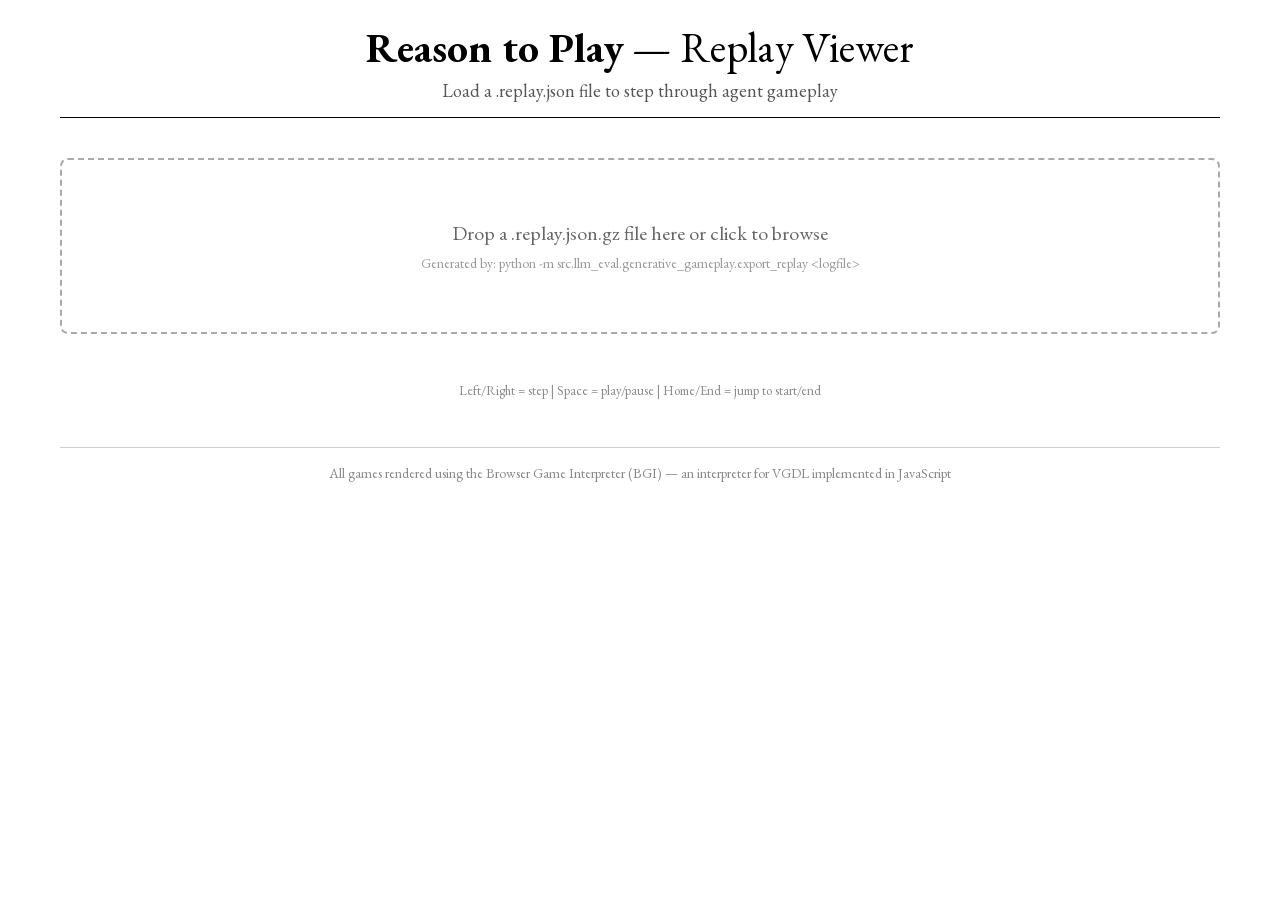
<file: replay.html>
<!-- developed and copyright by Botos Csaba (botos.official@gmail.com), 2026 -->
<!-- Licensed under the MIT License. See LICENSE file for details. -->
<!DOCTYPE html>
<html lang="en">
<head>
  <script src="data-source.js"></script>
  <script src="data-config-bundle.js"></script>
  <meta charset="UTF-8">
  <meta name="viewport" content="width=device-width, initial-scale=1.0">
  <title>Reason to Play - Replay Viewer</title>

  <link rel="icon" type="image/svg+xml" href="figures/favicon.svg">
  <link rel="apple-touch-icon" href="figures/favicon.svg">

  <meta property="og:title"        content="Reason to Play - Behavioral and Brain Alignment">
  <meta property="og:description"  content="32 fMRI-scanned humans and 8 frontier open weight LLMs play ARC-AGI like games with no rules given. The reasoning models match the human learning trajectories and their hidden states predict human brain signals during in context learning.">
  <meta property="og:type"         content="article">
  <meta property="og:url"          content="https://botcs.github.io/reason-to-play/replay.html">
  <meta property="og:image"        content="https://botcs.github.io/reason-to-play/figures/rtp-thumb.png">
  <meta name="twitter:card"        content="summary_large_image">
  <meta name="twitter:title"       content="Reason to Play - Behavioral and Brain Alignment">
  <meta name="twitter:description" content="32 fMRI-scanned humans and 8 frontier open weight LLMs play ARC-AGI like games with no rules given. The reasoning models match the human learning trajectories and their hidden states predict human brain signals during in context learning.">
  <meta name="twitter:image"       content="https://botcs.github.io/reason-to-play/figures/rtp-thumb.png">
  <!-- Google tag (gtag.js) -->
  <script async src="https://www.googletagmanager.com/gtag/js?id=G-TCWJ0JB5KY"></script>
  <script>
    window.dataLayer = window.dataLayer || [];
    function gtag(){dataLayer.push(arguments);}
    gtag('js', new Date());
    gtag('config', 'G-TCWJ0JB5KY');
  </script>
  <style>
/* cyrillic-ext */
@font-face {
  font-family: 'EB Garamond';
  font-style: italic;
  font-weight: 400;
  font-display: swap;
  src: url(fonts/SlGFmQSNjdsmc35JDF1K5GRwUjcdlttVFm-rI7e8QL9wU6i1hGFJRvzr2Q.woff2) format('woff2');
  unicode-range: U+0460-052F, U+1C80-1C8A, U+20B4, U+2DE0-2DFF, U+A640-A69F, U+FE2E-FE2F;
}
/* cyrillic */
@font-face {
  font-family: 'EB Garamond';
  font-style: italic;
  font-weight: 400;
  font-display: swap;
  src: url(fonts/SlGFmQSNjdsmc35JDF1K5GRwUjcdlttVFm-rI7e8QL95U6i1hGFJRvzr2Q.woff2) format('woff2');
  unicode-range: U+0301, U+0400-045F, U+0490-0491, U+04B0-04B1, U+2116;
}
/* greek-ext */
@font-face {
  font-family: 'EB Garamond';
  font-style: italic;
  font-weight: 400;
  font-display: swap;
  src: url(fonts/SlGFmQSNjdsmc35JDF1K5GRwUjcdlttVFm-rI7e8QL9xU6i1hGFJRvzr2Q.woff2) format('woff2');
  unicode-range: U+1F00-1FFF;
}
/* greek */
@font-face {
  font-family: 'EB Garamond';
  font-style: italic;
  font-weight: 400;
  font-display: swap;
  src: url(fonts/SlGFmQSNjdsmc35JDF1K5GRwUjcdlttVFm-rI7e8QL9-U6i1hGFJRvzr2Q.woff2) format('woff2');
  unicode-range: U+0370-0377, U+037A-037F, U+0384-038A, U+038C, U+038E-03A1, U+03A3-03FF;
}
/* vietnamese */
@font-face {
  font-family: 'EB Garamond';
  font-style: italic;
  font-weight: 400;
  font-display: swap;
  src: url(fonts/SlGFmQSNjdsmc35JDF1K5GRwUjcdlttVFm-rI7e8QL9yU6i1hGFJRvzr2Q.woff2) format('woff2');
  unicode-range: U+0102-0103, U+0110-0111, U+0128-0129, U+0168-0169, U+01A0-01A1, U+01AF-01B0, U+0300-0301, U+0303-0304, U+0308-0309, U+0323, U+0329, U+1EA0-1EF9, U+20AB;
}
/* latin-ext */
@font-face {
  font-family: 'EB Garamond';
  font-style: italic;
  font-weight: 400;
  font-display: swap;
  src: url(fonts/SlGFmQSNjdsmc35JDF1K5GRwUjcdlttVFm-rI7e8QL9zU6i1hGFJRvzr2Q.woff2) format('woff2');
  unicode-range: U+0100-02BA, U+02BD-02C5, U+02C7-02CC, U+02CE-02D7, U+02DD-02FF, U+0304, U+0308, U+0329, U+1D00-1DBF, U+1E00-1E9F, U+1EF2-1EFF, U+2020, U+20A0-20AB, U+20AD-20C0, U+2113, U+2C60-2C7F, U+A720-A7FF;
}
/* latin */
@font-face {
  font-family: 'EB Garamond';
  font-style: italic;
  font-weight: 400;
  font-display: swap;
  src: url(fonts/SlGFmQSNjdsmc35JDF1K5GRwUjcdlttVFm-rI7e8QL99U6i1hGFJRvw.woff2) format('woff2');
  unicode-range: U+0000-00FF, U+0131, U+0152-0153, U+02BB-02BC, U+02C6, U+02DA, U+02DC, U+0304, U+0308, U+0329, U+2000-206F, U+20AC, U+2122, U+2191, U+2193, U+2212, U+2215, U+FEFF, U+FFFD;
}
/* cyrillic-ext */
@font-face {
  font-family: 'EB Garamond';
  font-style: normal;
  font-weight: 400;
  font-display: swap;
  src: url(fonts/SlGUmQSNjdsmc35JDF1K5GR4SDk_YAPIlWk.woff2) format('woff2');
  unicode-range: U+0460-052F, U+1C80-1C8A, U+20B4, U+2DE0-2DFF, U+A640-A69F, U+FE2E-FE2F;
}
/* cyrillic */
@font-face {
  font-family: 'EB Garamond';
  font-style: normal;
  font-weight: 400;
  font-display: swap;
  src: url(fonts/SlGUmQSNjdsmc35JDF1K5GRxSDk_YAPIlWk.woff2) format('woff2');
  unicode-range: U+0301, U+0400-045F, U+0490-0491, U+04B0-04B1, U+2116;
}
/* greek-ext */
@font-face {
  font-family: 'EB Garamond';
  font-style: normal;
  font-weight: 400;
  font-display: swap;
  src: url(fonts/SlGUmQSNjdsmc35JDF1K5GR5SDk_YAPIlWk.woff2) format('woff2');
  unicode-range: U+1F00-1FFF;
}
/* greek */
@font-face {
  font-family: 'EB Garamond';
  font-style: normal;
  font-weight: 400;
  font-display: swap;
  src: url(fonts/SlGUmQSNjdsmc35JDF1K5GR2SDk_YAPIlWk.woff2) format('woff2');
  unicode-range: U+0370-0377, U+037A-037F, U+0384-038A, U+038C, U+038E-03A1, U+03A3-03FF;
}
/* vietnamese */
@font-face {
  font-family: 'EB Garamond';
  font-style: normal;
  font-weight: 400;
  font-display: swap;
  src: url(fonts/SlGUmQSNjdsmc35JDF1K5GR6SDk_YAPIlWk.woff2) format('woff2');
  unicode-range: U+0102-0103, U+0110-0111, U+0128-0129, U+0168-0169, U+01A0-01A1, U+01AF-01B0, U+0300-0301, U+0303-0304, U+0308-0309, U+0323, U+0329, U+1EA0-1EF9, U+20AB;
}
/* latin-ext */
@font-face {
  font-family: 'EB Garamond';
  font-style: normal;
  font-weight: 400;
  font-display: swap;
  src: url(fonts/SlGUmQSNjdsmc35JDF1K5GR7SDk_YAPIlWk.woff2) format('woff2');
  unicode-range: U+0100-02BA, U+02BD-02C5, U+02C7-02CC, U+02CE-02D7, U+02DD-02FF, U+0304, U+0308, U+0329, U+1D00-1DBF, U+1E00-1E9F, U+1EF2-1EFF, U+2020, U+20A0-20AB, U+20AD-20C0, U+2113, U+2C60-2C7F, U+A720-A7FF;
}
/* latin */
@font-face {
  font-family: 'EB Garamond';
  font-style: normal;
  font-weight: 400;
  font-display: swap;
  src: url(fonts/SlGUmQSNjdsmc35JDF1K5GR1SDk_YAPI.woff2) format('woff2');
  unicode-range: U+0000-00FF, U+0131, U+0152-0153, U+02BB-02BC, U+02C6, U+02DA, U+02DC, U+0304, U+0308, U+0329, U+2000-206F, U+20AC, U+2122, U+2191, U+2193, U+2212, U+2215, U+FEFF, U+FFFD;
}
/* cyrillic-ext */
@font-face {
  font-family: 'EB Garamond';
  font-style: normal;
  font-weight: 700;
  font-display: swap;
  src: url(fonts/SlGUmQSNjdsmc35JDF1K5GR4SDk_YAPIlWk.woff2) format('woff2');
  unicode-range: U+0460-052F, U+1C80-1C8A, U+20B4, U+2DE0-2DFF, U+A640-A69F, U+FE2E-FE2F;
}
/* cyrillic */
@font-face {
  font-family: 'EB Garamond';
  font-style: normal;
  font-weight: 700;
  font-display: swap;
  src: url(fonts/SlGUmQSNjdsmc35JDF1K5GRxSDk_YAPIlWk.woff2) format('woff2');
  unicode-range: U+0301, U+0400-045F, U+0490-0491, U+04B0-04B1, U+2116;
}
/* greek-ext */
@font-face {
  font-family: 'EB Garamond';
  font-style: normal;
  font-weight: 700;
  font-display: swap;
  src: url(fonts/SlGUmQSNjdsmc35JDF1K5GR5SDk_YAPIlWk.woff2) format('woff2');
  unicode-range: U+1F00-1FFF;
}
/* greek */
@font-face {
  font-family: 'EB Garamond';
  font-style: normal;
  font-weight: 700;
  font-display: swap;
  src: url(fonts/SlGUmQSNjdsmc35JDF1K5GR2SDk_YAPIlWk.woff2) format('woff2');
  unicode-range: U+0370-0377, U+037A-037F, U+0384-038A, U+038C, U+038E-03A1, U+03A3-03FF;
}
/* vietnamese */
@font-face {
  font-family: 'EB Garamond';
  font-style: normal;
  font-weight: 700;
  font-display: swap;
  src: url(fonts/SlGUmQSNjdsmc35JDF1K5GR6SDk_YAPIlWk.woff2) format('woff2');
  unicode-range: U+0102-0103, U+0110-0111, U+0128-0129, U+0168-0169, U+01A0-01A1, U+01AF-01B0, U+0300-0301, U+0303-0304, U+0308-0309, U+0323, U+0329, U+1EA0-1EF9, U+20AB;
}
/* latin-ext */
@font-face {
  font-family: 'EB Garamond';
  font-style: normal;
  font-weight: 700;
  font-display: swap;
  src: url(fonts/SlGUmQSNjdsmc35JDF1K5GR7SDk_YAPIlWk.woff2) format('woff2');
  unicode-range: U+0100-02BA, U+02BD-02C5, U+02C7-02CC, U+02CE-02D7, U+02DD-02FF, U+0304, U+0308, U+0329, U+1D00-1DBF, U+1E00-1E9F, U+1EF2-1EFF, U+2020, U+20A0-20AB, U+20AD-20C0, U+2113, U+2C60-2C7F, U+A720-A7FF;
}
/* latin */
@font-face {
  font-family: 'EB Garamond';
  font-style: normal;
  font-weight: 700;
  font-display: swap;
  src: url(fonts/SlGUmQSNjdsmc35JDF1K5GR1SDk_YAPI.woff2) format('woff2');
  unicode-range: U+0000-00FF, U+0131, U+0152-0153, U+02BB-02BC, U+02C6, U+02DA, U+02DC, U+0304, U+0308, U+0329, U+2000-206F, U+20AC, U+2122, U+2191, U+2193, U+2212, U+2215, U+FEFF, U+FFFD;
}
/* cyrillic-ext */
@font-face {
  font-family: 'IBM Plex Mono';
  font-style: normal;
  font-weight: 400;
  font-display: swap;
  src: url(fonts/-F63fjptAgt5VM-kVkqdyU8n1iIq131nj-otFQ.woff2) format('woff2');
  unicode-range: U+0460-052F, U+1C80-1C8A, U+20B4, U+2DE0-2DFF, U+A640-A69F, U+FE2E-FE2F;
}
/* cyrillic */
@font-face {
  font-family: 'IBM Plex Mono';
  font-style: normal;
  font-weight: 400;
  font-display: swap;
  src: url(fonts/-F63fjptAgt5VM-kVkqdyU8n1isq131nj-otFQ.woff2) format('woff2');
  unicode-range: U+0301, U+0400-045F, U+0490-0491, U+04B0-04B1, U+2116;
}
/* vietnamese */
@font-face {
  font-family: 'IBM Plex Mono';
  font-style: normal;
  font-weight: 400;
  font-display: swap;
  src: url(fonts/-F63fjptAgt5VM-kVkqdyU8n1iAq131nj-otFQ.woff2) format('woff2');
  unicode-range: U+0102-0103, U+0110-0111, U+0128-0129, U+0168-0169, U+01A0-01A1, U+01AF-01B0, U+0300-0301, U+0303-0304, U+0308-0309, U+0323, U+0329, U+1EA0-1EF9, U+20AB;
}
/* latin-ext */
@font-face {
  font-family: 'IBM Plex Mono';
  font-style: normal;
  font-weight: 400;
  font-display: swap;
  src: url(fonts/-F63fjptAgt5VM-kVkqdyU8n1iEq131nj-otFQ.woff2) format('woff2');
  unicode-range: U+0100-02BA, U+02BD-02C5, U+02C7-02CC, U+02CE-02D7, U+02DD-02FF, U+0304, U+0308, U+0329, U+1D00-1DBF, U+1E00-1E9F, U+1EF2-1EFF, U+2020, U+20A0-20AB, U+20AD-20C0, U+2113, U+2C60-2C7F, U+A720-A7FF;
}
/* latin */
@font-face {
  font-family: 'IBM Plex Mono';
  font-style: normal;
  font-weight: 400;
  font-display: swap;
  src: url(fonts/-F63fjptAgt5VM-kVkqdyU8n1i8q131nj-o.woff2) format('woff2');
  unicode-range: U+0000-00FF, U+0131, U+0152-0153, U+02BB-02BC, U+02C6, U+02DA, U+02DC, U+0304, U+0308, U+0329, U+2000-206F, U+20AC, U+2122, U+2191, U+2193, U+2212, U+2215, U+FEFF, U+FFFD;
}
/* cyrillic-ext */
@font-face {
  font-family: 'IBM Plex Mono';
  font-style: normal;
  font-weight: 500;
  font-display: swap;
  src: url(fonts/-F6qfjptAgt5VM-kVkqdyU8n3twJwl1FgsAXHNlYzg.woff2) format('woff2');
  unicode-range: U+0460-052F, U+1C80-1C8A, U+20B4, U+2DE0-2DFF, U+A640-A69F, U+FE2E-FE2F;
}
/* cyrillic */
@font-face {
  font-family: 'IBM Plex Mono';
  font-style: normal;
  font-weight: 500;
  font-display: swap;
  src: url(fonts/-F6qfjptAgt5VM-kVkqdyU8n3twJwlRFgsAXHNlYzg.woff2) format('woff2');
  unicode-range: U+0301, U+0400-045F, U+0490-0491, U+04B0-04B1, U+2116;
}
/* vietnamese */
@font-face {
  font-family: 'IBM Plex Mono';
  font-style: normal;
  font-weight: 500;
  font-display: swap;
  src: url(fonts/-F6qfjptAgt5VM-kVkqdyU8n3twJwl9FgsAXHNlYzg.woff2) format('woff2');
  unicode-range: U+0102-0103, U+0110-0111, U+0128-0129, U+0168-0169, U+01A0-01A1, U+01AF-01B0, U+0300-0301, U+0303-0304, U+0308-0309, U+0323, U+0329, U+1EA0-1EF9, U+20AB;
}
/* latin-ext */
@font-face {
  font-family: 'IBM Plex Mono';
  font-style: normal;
  font-weight: 500;
  font-display: swap;
  src: url(fonts/-F6qfjptAgt5VM-kVkqdyU8n3twJwl5FgsAXHNlYzg.woff2) format('woff2');
  unicode-range: U+0100-02BA, U+02BD-02C5, U+02C7-02CC, U+02CE-02D7, U+02DD-02FF, U+0304, U+0308, U+0329, U+1D00-1DBF, U+1E00-1E9F, U+1EF2-1EFF, U+2020, U+20A0-20AB, U+20AD-20C0, U+2113, U+2C60-2C7F, U+A720-A7FF;
}
/* latin */
@font-face {
  font-family: 'IBM Plex Mono';
  font-style: normal;
  font-weight: 500;
  font-display: swap;
  src: url(fonts/-F6qfjptAgt5VM-kVkqdyU8n3twJwlBFgsAXHNk.woff2) format('woff2');
  unicode-range: U+0000-00FF, U+0131, U+0152-0153, U+02BB-02BC, U+02C6, U+02DA, U+02DC, U+0304, U+0308, U+0329, U+2000-206F, U+20AC, U+2122, U+2191, U+2193, U+2212, U+2215, U+FEFF, U+FFFD;
}

  </style>
  <style>
    * { margin: 0; padding: 0; box-sizing: border-box; }
    body {
      font-family: 'EB Garamond', serif;
      font-size: 18px;
      background: white;
      color: black;
      min-height: 100vh;
      overflow-x: hidden;
    }
    a { color: black; }

    .wrapper {
      max-width: 1200px;
      margin: 0 auto;
      padding: 20px 20px;
    }

    header {
      text-align: center;
      padding-bottom: 15px;
      border-bottom: 1.5px solid black;
      margin-bottom: 20px;
    }
    header h1 {
      font-size: 42px;
      font-weight: normal;
      color: black;
      margin-bottom: 4px;
    }
    header .subtitle {
      font-size: 18px;
      color: #555;
    }

    /* --- File drop zone --- */
    .file-drop-zone {
      border: 2px dashed #aaa;
      border-radius: 8px;
      padding: 60px 20px;
      text-align: center;
      color: #666;
      cursor: pointer;
      transition: border-color 0.2s, background 0.2s;
      margin: 40px 0;
    }
    .file-drop-zone:hover,
    .file-drop-zone.dragover {
      border-color: #333;
      background: #f8f8f8;
    }
    .file-drop-zone input[type="file"] {
      display: none;
    }
    .file-drop-zone .drop-label {
      font-size: 20px;
    }
    .file-drop-zone .drop-hint {
      font-size: 14px;
      color: #999;
      margin-top: 8px;
    }

    /* --- URL-driven auto-load panel --- */
    .replay-loading {
      display: none;
      border: 1px solid #ddd;
      border-radius: 8px;
      padding: 60px 20px;
      text-align: center;
      color: #555;
      margin: 40px 0;
    }
    .replay-loading .spinner {
      width: 40px;
      height: 40px;
      border: 4px solid #eee;
      border-top-color: #666;
      border-radius: 50%;
      animation: replay-spin 0.8s linear infinite;
      margin: 0 auto 20px;
    }
    .replay-loading.error .spinner {
      display: none;
    }
    .replay-loading .loading-label {
      font-size: 20px;
      color: #333;
    }
    .replay-loading.error .loading-label {
      color: #c33;
    }
    .replay-loading .loading-detail {
      font-size: 13px;
      color: #888;
      margin-top: 10px;
      font-family: monospace;
      word-break: break-all;
      max-width: 680px;
      margin-left: auto;
      margin-right: auto;
    }
    .replay-loading .loading-fallback {
      display: none;
      margin-top: 20px;
      font-size: 14px;
    }
    .replay-loading.error .loading-fallback {
      display: block;
    }
    .replay-loading .loading-fallback a {
      color: #4488cc;
      cursor: pointer;
      text-decoration: underline;
    }
    @keyframes replay-spin {
      to { transform: rotate(360deg); }
    }

    /* --- Replay container --- */
    .replay-container {
      display: none;
    }
    .replay-container.visible {
      display: grid;
      grid-template-columns: minmax(0, 1fr) minmax(0, 1fr);
      gap: 20px;
    }

    /* Left column */
    .replay-left {
      display: flex;
      flex-direction: column;
      gap: 8px;
      min-width: 0;
    }

    /* Canvas + flaps group: no gap, flaps touch canvas bottom */
    .canvas-flaps-group {
      display: flex;
      flex-direction: column;
      gap: 0;
    }

    .canvas-wrapper {
      position: relative;
      display: flex;
      justify-content: center;
    }
    #game-canvas {
      border: 3px solid #ccc;
      background: #000;
      display: block;
      max-width: 100%;
    }
    /* vgfmri3 levels have non-uniform shapes per level, so scrubbing
       across a level boundary changes the canvas aspect and reflows the
       rest of the page (conversation card jumps, etc.). Lock the wrapper
       to the vgfmri4 reference 21:12 aspect and centre the canvas
       inside; the surrounding band is filled with the level's wall
       colour (set in JS). vgfmri4 games are 21:12 already so the class
       isn't applied for them. */
    .canvas-wrapper.vgfmri3-pad {
      aspect-ratio: 21 / 12;
      display: flex;
      align-items: center;
      justify-content: center;
      /* width pinned by the parent layout; aspect-ratio fixes height */
      width: 100%;
    }
    .canvas-wrapper.vgfmri3-pad #game-canvas {
      max-width: 100%;
      max-height: 100%;
      width: auto;
      height: auto;
      /* The wrapper paints the wall-colour band around the canvas; the
         canvas's own 3px grey border would be visible against that band,
         so drop it when padding is active. */
      border: none;
    }

    /* Playback controls */
    .playback-controls {
      display: flex;
      align-items: center;
      gap: 6px;
    }
    .playback-controls button {
      font-family: 'EB Garamond', serif;
      font-size: 16px;
      padding: 4px 10px;
      border: 1px solid #ccc;
      border-radius: 4px;
      background: #f8f8f8;
      cursor: pointer;
    }
    .playback-controls button:hover {
      background: #eee;
    }
    .step-label {
      font-size: 15px;
      color: #333;
      min-width: 120px;
      text-align: center;
    }
    .playback-controls select {
      font-family: 'EB Garamond', serif;
      font-size: 14px;
      padding: 2px 6px;
      border: 1px solid #999;
      background: #eee;
      border-radius: 3px;
      cursor: pointer;
    }

    .share-btn {
      margin-left: auto;
      font-family: 'EB Garamond', serif;
      font-size: 16px;
      padding: 4px 12px;
      border: 1px solid #999;
      border-radius: 4px;
      background: #f0f0f0;
      cursor: pointer;
    }
    .share-btn:hover {
      background: #e0e0e0;
    }
    .share-btn:disabled {
      cursor: default;
      opacity: 0.6;
    }

    #step-scrubber {
      width: 100%;
      min-width: 0;
      margin: 0;
      display: block;
      height: 28px;
      padding: 10px 0;
      box-sizing: border-box;
      background: transparent;
      cursor: pointer;
      -webkit-appearance: none;
      appearance: none;
      touch-action: none;
    }
    #step-scrubber::-webkit-slider-runnable-track {
      height: 4px;
      background: #ddd;
      border-radius: 2px;
    }
    #step-scrubber::-moz-range-track {
      height: 4px;
      background: #ddd;
      border-radius: 2px;
    }
    #step-scrubber::-webkit-slider-thumb {
      -webkit-appearance: none;
      appearance: none;
      width: 13px;
      height: 18px;
      border-radius: 2px;
      background: #f6c350;
      border: 1.5px solid #8a5e0a;
      margin-top: -7px;
      cursor: pointer;
    }
    #step-scrubber::-moz-range-thumb {
      width: 13px;
      height: 18px;
      border-radius: 2px;
      background: #f6c350;
      border: 1.5px solid #8a5e0a;
      cursor: pointer;
    }

    /* D-pad: non-interactive key indicator */
    .dpad {
      display: grid;
      grid-template-columns: repeat(3, 40px);
      grid-template-rows: repeat(3, 40px);
      gap: 2px;
      justify-content: center;
      margin: 8px auto 4px;
    }
    .dpad-btn {
      display: flex;
      align-items: center;
      justify-content: center;
      border: 1px solid #d0d0d0;
      border-radius: 6px;
      background: #fafafa;
      color: #bbb;
      font-size: 18px;
      font-weight: bold;
      user-select: none;
      -webkit-user-select: none;
      transition: background 0.1s ease, color 0.1s ease, border-color 0.1s ease;
    }
    .dpad-btn.active {
      background: #4caf50;
      border-color: #2e7d32;
      color: white;
      box-shadow: 0 0 4px rgba(76, 175, 80, 0.4);
    }
    .dpad-up    { grid-column: 2; grid-row: 1; }
    .dpad-left  { grid-column: 1; grid-row: 2; }
    .dpad-space { grid-column: 2; grid-row: 2; font-size: 11px; font-family: 'EB Garamond', serif; }
    .dpad-right { grid-column: 3; grid-row: 2; }
    .dpad-down  { grid-column: 2; grid-row: 3; }
    .dpad-caption {
      text-align: center;
      font-size: 12px;
      color: #888;
      margin-bottom: 2px;
      letter-spacing: 0.04em;
      text-transform: uppercase;
    }

    /* Metadata group (tabs + active panel) */
    .metadata-group {
      border: 1px solid #eee;
      border-radius: 4px;
      background: #fafafa;
      display: flex;
      flex-direction: column;
      max-height: 300px;
    }
    .metadata-tabs {
      display: flex;
      gap: 0;
      border-bottom: 1px solid #eee;
    }
    .metadata-tab {
      font-family: 'EB Garamond', serif;
      font-size: 13px;
      padding: 4px 12px;
      border: none;
      border-right: 1px solid #eee;
      background: #f0f0f0;
      color: #555;
      cursor: pointer;
    }
    .metadata-tab:hover { background: #e8e8e8; }
    .metadata-tab.active {
      background: #fafafa;
      color: black;
      font-weight: bold;
    }
    .metadata-tab-spacer { flex: 1; border-right: 1px solid #eee; }
    .metadata-copy-btn {
      font-family: 'EB Garamond', serif;
      font-size: 12px;
      padding: 2px 10px;
      margin: 3px 6px 3px 0;
      border: 1px solid #bbb;
      border-radius: 3px;
      background: #eee;
      color: #333;
      cursor: pointer;
      align-self: center;
    }
    .metadata-copy-btn:hover { background: #ddd; }

    .metadata-panel {
      font-size: 13px;
      color: #555;
      padding: 6px 8px;
      display: grid;
      grid-template-columns: auto 1fr;
      gap: 1px 10px;
      overflow-y: auto;
      flex: 1;
      min-height: 0;
    }
    .metadata-panel .meta-key {
      font-weight: bold;
      color: #666;
      white-space: nowrap;
    }
    .metadata-panel .meta-val {
      word-break: break-all;
    }
    .metadata-json {
      font-family: 'Courier New', monospace;
      font-size: 11px;
      color: #222;
      padding: 6px 8px;
      overflow: auto;
      white-space: pre;
      display: none;
    }

    /* Action log */
    .action-log {
      font-family: 'Courier New', monospace;
      font-size: 12px;
      max-height: 200px;
      overflow-y: auto;
      border: 1px solid #ddd;
      border-radius: 4px;
      padding: 6px;
      background: #fafafa;
    }
    .action-log .log-entry {
      padding: 1px 4px;
      white-space: pre-wrap;
      word-break: break-all;
    }
    .action-log .log-entry.current-step {
      background: #fff3b0;
      font-weight: bold;
    }
    .action-log .log-entry.noop-entry {
      color: #999;
      font-style: italic;
    }
    .action-log .log-separator {
      border-top: 1px solid #ccc;
      margin: 4px 0;
      font-style: italic;
      color: #888;
      padding: 2px 4px;
    }

    /* Right column. Heights of the conversation card and the Summary
       card are pinned by JS (replay-main.js) to mirror the left column's
       canvas+D-pad and action-log respectively, so we drop the 90vh cap
       that used to size the conv-panel via flex: 1. */
    .replay-right {
      display: flex;
      flex-direction: column;
      gap: 12px;
      min-width: 0;
    }

    /* Conversation panel (multi-turn) */
    .conversation-panel {
      border: 1px solid #ddd;
      border-radius: 6px;
      padding: 12px;
      flex: 1;
      min-height: 0;
      display: flex;
      flex-direction: column;
    }
    .conversation-panel h3 {
      font-size: 16px;
      margin-bottom: 6px;
      color: #333;
      border-bottom: 1px solid #eee;
      padding-bottom: 4px;
    }
    .conversation-content {
      font-family: 'Courier New', monospace;
      font-size: 11px;
      white-space: pre-wrap;
      word-break: break-word;
      overflow-y: auto;
      flex: 1;
      min-height: 0;
    }
    .conversation-content .msg {
      padding: 6px 8px;
      margin-bottom: 4px;
      border-radius: 4px;
    }
    .conversation-content .msg[data-step-idx] {
      cursor: pointer;
    }
    .conversation-content .msg[data-step-idx]:hover {
      filter: brightness(0.97);
    }
    .conversation-content .msg-user {
      background: #f0f4ff;
      border-left: 3px solid #6688cc;
    }
    .conversation-content .msg-assistant {
      background: #f4fff0;
      border-left: 3px solid #66aa66;
    }
    .conversation-content .msg-system {
      background: #fff8f0;
      border-left: 3px solid #cc8844;
    }
    .conversation-content .msg-label {
      font-weight: bold;
      font-size: 10px;
      text-transform: uppercase;
      color: #888;
      margin-bottom: 2px;
    }

    /* Flap tabs (matching index.html) */
    .flap-tabs {
      display: flex;
      gap: 0;
    }
    .flap-tab {
      flex: 1;
      text-align: center;
      font-family: 'EB Garamond', serif;
      font-size: 15px;
      padding: 4px 14px;
      border: 1px solid #ccc;
      border-top: none;
      border-radius: 0 0 4px 4px;
      background: #eee;
      color: #555;
      cursor: pointer;
    }
    #flap-tab-desc { background: #e8f0e8; }
    #flap-tab-level { background: #f0e8e8; }
    #flap-tab-desc:hover { background: #dce8dc; }
    #flap-tab-level:hover { background: #e8dcdc; }
    .flap-tab.active {
      color: black;
      border-color: #aaa;
      border-bottom: none;
      border-radius: 0;
    }
    #flap-tab-desc.active { background: #f0f8f0; }
    #flap-tab-level.active { background: #fdf0f0; }

    .flap-panel {
      display: none;
      border: 1px solid #aaa;
      border-top: none;
      border-radius: 0 0 4px 4px;
      padding: 8px;
    }
    .flap-panel.open { display: block; }
    .flap-panel-desc { background: #f0f8f0; }
    .flap-panel-level { background: #fdf0f0; }

    .flap-panel textarea {
      width: 100%;
      background: transparent;
      border: none;
      outline: none;
      font-family: 'Courier New', monospace;
      font-size: 12px;
      color: black;
      resize: vertical;
      tab-size: 4;
      cursor: default;
    }
    .flap-panel-desc textarea { height: 300px; }
    .flap-panel-level textarea { height: 180px; }

    /* Help bar */
    .help-bar {
      font-size: 13px;
      color: #888;
      text-align: center;
      padding: 8px 0;
    }

    /* Reasoning charts */
    .reasoning-charts {
      display: none;
      flex-direction: column;
      gap: 8px;
      margin-top: 12px;
      padding: 12px;
      border: 1px solid #ddd;
      border-radius: 6px;
      background: #fafafa;
    }
    .reasoning-charts.visible {
      display: flex;
    }
    .chart-axis-controls {
      display: flex;
      align-items: center;
      gap: 6px;
    }
    .chart-axis-label {
      font-size: 12px;
      color: #888;
    }
    .chart-toggle-btn {
      font-family: 'EB Garamond', serif;
      font-size: 13px;
      padding: 2px 8px;
      border: 1px solid #bbb;
      border-radius: 3px;
      background: #f0f0f0;
      cursor: pointer;
    }
    .chart-toggle-btn:hover { background: #e0e0e0; }
    .chart-toggle-btn.active {
      background: #d8eaff;
      border-color: #6688cc;
      color: #3355aa;
      font-weight: bold;
    }
    .reasoning-charts-row {
      display: flex;
      gap: 16px;
    }
    .reasoning-chart-box {
      display: flex;
      flex-direction: column;
      gap: 4px;
    }
    .reasoning-chart-box.histogram { flex: 35; }
    .reasoning-chart-box.lineplot { flex: 65; }
    .reasoning-chart-box h4 {
      font-family: 'EB Garamond', serif;
      font-size: 14px;
      font-weight: bold;
      color: #555;
      margin: 0;
    }
    .reasoning-chart-box canvas {
      width: 100%;
      height: 160px;
      border: 1px solid #eee;
      border-radius: 3px;
      background: white;
      cursor: default;
    }
    .reasoning-chart-box.lineplot canvas {
      cursor: crosshair;
    }

    /* Responsive */
    @media (max-width: 900px) {
      .replay-container.visible {
        grid-template-columns: 1fr;
      }
      .reasoning-charts-row {
        flex-direction: column;
      }
      .reasoning-chart-box.histogram,
      .reasoning-chart-box.lineplot { flex: 1; }
    }

    /* ===========================================================
       Embed mode (?embed=1)

       Used when the viewer is iframed into another page (e.g. the
       landing page's "How does the model think?" section). We strip
       the page chrome -- header, footer, file drop zone, help bar,
       reasoning-charts, share/reset buttons -- so the iframe shows
       only the live replay surface (canvas + flap + scrubber +
       conversation).

       The embed-mode class is applied to documentElement by the
       synchronous head-script below, BEFORE the first paint, to
       avoid the flash of unstyled chrome before the module script
       gets a chance to run. */
    html.embed-mode body { background: transparent; }
    html.embed-mode .wrapper {
      max-width: 100%;
      padding: 6px 10px;
    }
    html.embed-mode header,
    html.embed-mode footer,
    html.embed-mode .file-drop-zone,
    html.embed-mode .help-bar,
    html.embed-mode .reasoning-charts,
    html.embed-mode #btn-share,
    html.embed-mode #btn-reset {
      display: none !important;
    }
  </style>
  <script>
    // Synchronous: applies embed-mode BEFORE first paint.
    if (new URLSearchParams(location.search).get('embed') === '1') {
      document.documentElement.classList.add('embed-mode');
    }
  </script>
</head>
<body>
  <div class="wrapper">
    <header>
      <h1><a href="index.html" style="text-decoration:none; color:inherit;"><b>Reason to Play</b></a> &mdash; Replay Viewer</h1>
      <div class="subtitle">Load a .replay.json file to step through agent gameplay</div>
    </header>

    <div class="file-drop-zone" id="file-drop-zone">
      <div class="drop-label">Drop a .replay.json.gz file here or click to browse</div>
      <div class="drop-hint">Generated by: python -m src.llm_eval.generative_gameplay.export_replay &lt;logfile&gt;</div>
      <input type="file" id="file-input" accept=".json,.gz,.json.gz">

    </div>

    <div class="replay-loading" id="replay-loading">
      <div class="spinner"></div>
      <div class="loading-label" id="loading-label">Loading replay...</div>
      <div class="loading-detail" id="loading-detail"></div>
      <div class="loading-fallback">
        <a id="loading-fallback-link">Open a different file</a>
      </div>
    </div>

    <div class="replay-container" id="replay-container">
      <div class="replay-left">
        <div class="canvas-flaps-group">
          <div class="canvas-wrapper">
            <canvas id="game-canvas"></canvas>
          </div>

          <div class="flap-tabs">
            <button class="flap-tab" id="flap-tab-desc">Game Description</button>
            <button class="flap-tab" id="flap-tab-level">Level Layout</button>
          </div>
          <div class="flap-panel flap-panel-desc" id="flap-panel-desc">
            <textarea id="game-desc" spellcheck="false" readonly></textarea>
          </div>
          <div class="flap-panel flap-panel-level" id="flap-panel-level">
            <textarea id="level-text" spellcheck="false" readonly></textarea>
          </div>
        </div>

        <input type="range" id="step-scrubber" min="0" max="0" value="0">

        <div class="dpad-caption">Key pressed at this frame</div>
        <div class="dpad" id="dpad">
          <div class="dpad-btn dpad-up"    id="dpad-up">^</div>
          <div class="dpad-btn dpad-left"  id="dpad-left">&lt;</div>
          <div class="dpad-btn dpad-space" id="dpad-space">ACT</div>
          <div class="dpad-btn dpad-right" id="dpad-right">&gt;</div>
          <div class="dpad-btn dpad-down"  id="dpad-down">v</div>
        </div>

        <div class="playback-controls">
          <button id="btn-step-back" title="Step back">&lt;</button>
          <button id="btn-play-pause" title="Play/Pause">Play</button>
          <button id="btn-step-fwd" title="Step forward">&gt;</button>
          <span class="step-label" id="step-label">Step 0 / 0</span>
          <select id="speed-select">
            <option value="1">1 fps</option>
            <option value="2">2 fps</option>
            <option value="4">4 fps</option>
            <option value="7">7 fps</option>
            <option value="10">10 fps</option>
            <option value="20" selected>20 fps</option>
          </select>
          <button id="btn-share" class="share-btn" style="display:none">Share</button>
          <button id="btn-reset" title="Reset the viewer (reload page)">Reset</button>
        </div>

        <div class="action-log" id="action-log"></div>
      </div>

      <div class="replay-right">
        <div id="multi-turn-layout" style="display:none; flex-direction:column; gap:12px; flex:1; min-height:0;">
          <div class="conversation-panel" id="conversation-panel">
            <h3>Conversation</h3>
            <div class="conversation-content" id="conversation-content"></div>
          </div>
        </div>

        <div class="metadata-group" id="metadata-group">
          <div class="metadata-tabs">
            <button class="metadata-tab active" id="metadata-tab-summary" data-tab="summary">Summary</button>
            <button class="metadata-tab" id="metadata-tab-json" data-tab="json">Raw JSON</button>
            <div class="metadata-tab-spacer"></div>
            <button class="metadata-copy-btn" id="metadata-copy-btn" style="display:none">Copy JSON</button>
          </div>
          <div class="metadata-panel" id="metadata-panel"></div>
          <div class="metadata-json" id="metadata-json"></div>
        </div>
      </div>
    </div>

    <div class="reasoning-charts" id="reasoning-charts">
      <div class="chart-axis-controls">
        <span class="chart-axis-label">Axes:</span>
        <button id="chart-log-x" class="chart-toggle-btn">Reasoning Length</button>
        <button id="chart-log-y" class="chart-toggle-btn">Count</button>
      </div>
      <div class="reasoning-charts-row">
        <div class="reasoning-chart-box histogram">
          <h4>Reasoning Length Distribution (chars)</h4>
          <canvas id="chart-histogram"></canvas>
        </div>
        <div class="reasoning-chart-box lineplot">
          <h4>Reasoning Length Over Steps</h4>
          <canvas id="chart-line"></canvas>
        </div>
      </div>
    </div>

    <div class="help-bar" id="help-bar">
      Left/Right = step | Space = play/pause | Home/End = jump to start/end
    </div>
    <footer style="text-align:center; font-size:14px; color:#888; border-top:1px solid #d4d0c8; padding-top:16px; margin-top:40px;">
      All games rendered using the Browser Game Interpreter (BGI) &mdash; an interpreter for VGDL implemented in JavaScript
    </footer>
  </div>

  <script src="replay-bundle.js"></script>
</body>
</html>
</file>
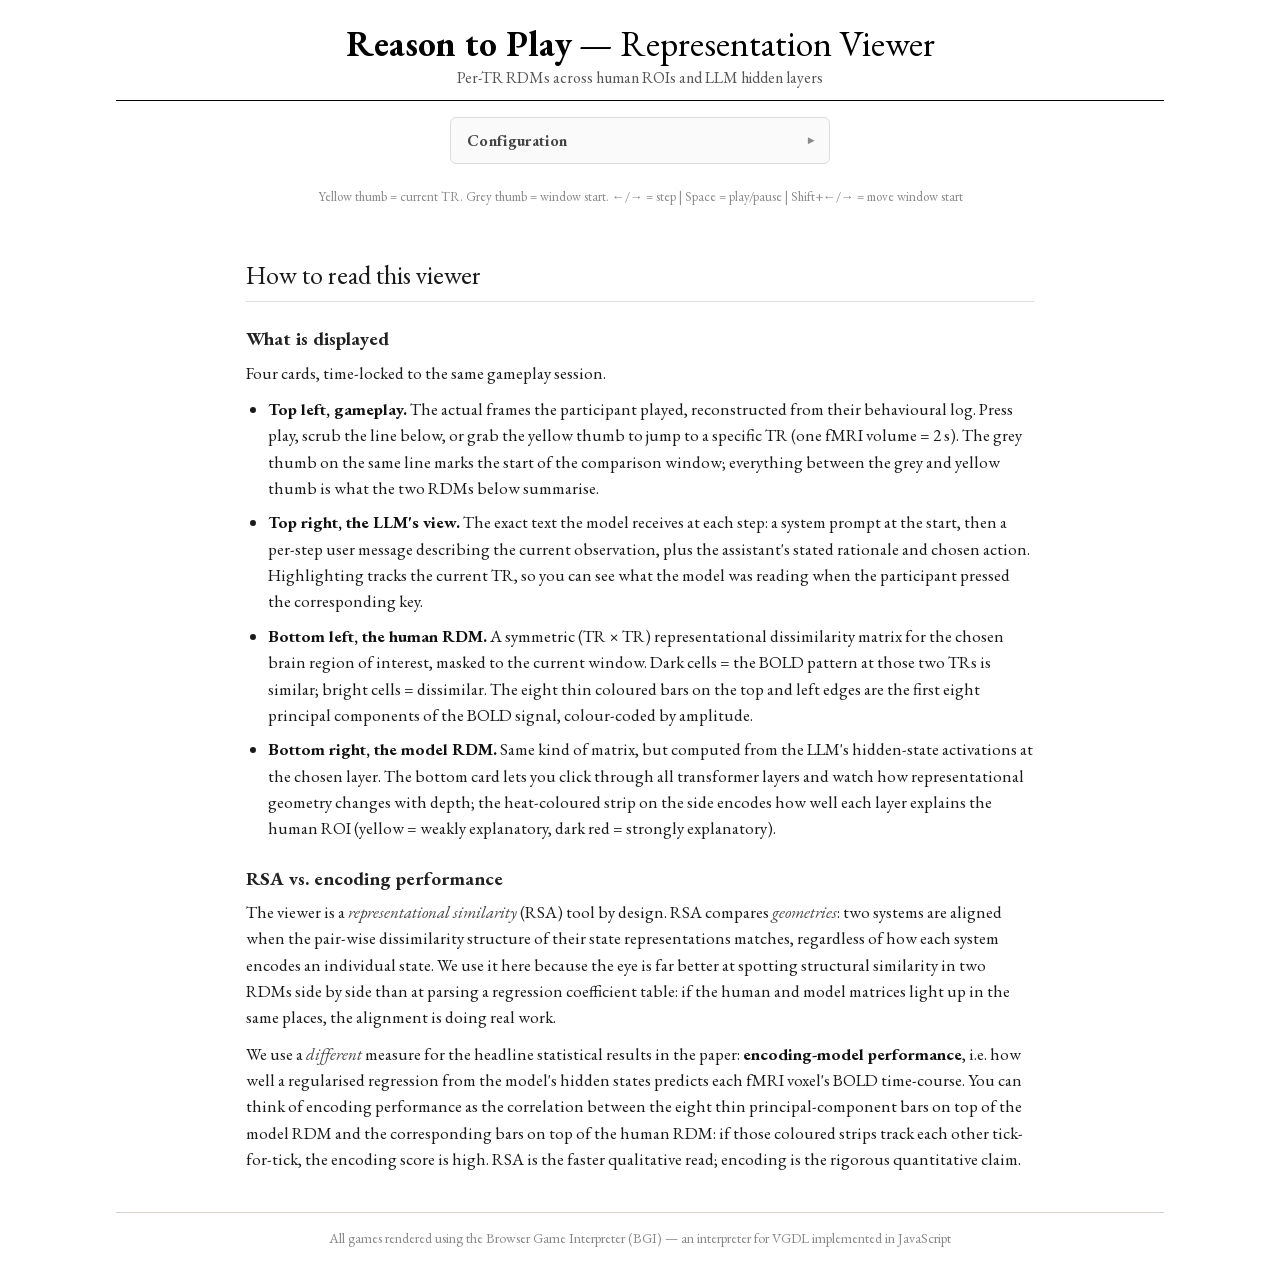
<file: representation.html>
<!-- developed and copyright by Botos Csaba (botos.official@gmail.com), 2026 -->
<!-- Licensed under the MIT License. See LICENSE file for details. -->
<!DOCTYPE html>
<html lang="en">
<head>
  <script src="data-source.js"></script>
  <script src="data-config-bundle.js"></script>
  <meta charset="UTF-8">
  <meta name="viewport" content="width=device-width, initial-scale=1.0">
  <title>Reason to Play - Representation Viewer</title>

  <link rel="icon" type="image/svg+xml" href="figures/favicon.svg">
  <link rel="apple-touch-icon" href="figures/favicon.svg">

  <meta property="og:title"        content="Reason to Play - Behavioral and Brain Alignment">
  <meta property="og:description"  content="32 fMRI-scanned humans and 8 frontier open weight LLMs play ARC-AGI like games with no rules given. The reasoning models match the human learning trajectories and their hidden states predict human brain signals during in context learning.">
  <meta property="og:type"         content="article">
  <meta property="og:url"          content="https://botcs.github.io/reason-to-play/representation.html">
  <meta property="og:image"        content="https://botcs.github.io/reason-to-play/figures/rtp-thumb.png">
  <meta name="twitter:card"        content="summary_large_image">
  <meta name="twitter:title"       content="Reason to Play - Behavioral and Brain Alignment">
  <meta name="twitter:description" content="32 fMRI-scanned humans and 8 frontier open weight LLMs play ARC-AGI like games with no rules given. The reasoning models match the human learning trajectories and their hidden states predict human brain signals during in context learning.">
  <meta name="twitter:image"       content="https://botcs.github.io/reason-to-play/figures/rtp-thumb.png">
  <style>
/* cyrillic-ext */
@font-face {
  font-family: 'EB Garamond';
  font-style: italic;
  font-weight: 400;
  font-display: swap;
  src: url(fonts/SlGFmQSNjdsmc35JDF1K5GRwUjcdlttVFm-rI7e8QL9wU6i1hGFJRvzr2Q.woff2) format('woff2');
  unicode-range: U+0460-052F, U+1C80-1C8A, U+20B4, U+2DE0-2DFF, U+A640-A69F, U+FE2E-FE2F;
}
/* cyrillic */
@font-face {
  font-family: 'EB Garamond';
  font-style: italic;
  font-weight: 400;
  font-display: swap;
  src: url(fonts/SlGFmQSNjdsmc35JDF1K5GRwUjcdlttVFm-rI7e8QL95U6i1hGFJRvzr2Q.woff2) format('woff2');
  unicode-range: U+0301, U+0400-045F, U+0490-0491, U+04B0-04B1, U+2116;
}
/* greek-ext */
@font-face {
  font-family: 'EB Garamond';
  font-style: italic;
  font-weight: 400;
  font-display: swap;
  src: url(fonts/SlGFmQSNjdsmc35JDF1K5GRwUjcdlttVFm-rI7e8QL9xU6i1hGFJRvzr2Q.woff2) format('woff2');
  unicode-range: U+1F00-1FFF;
}
/* greek */
@font-face {
  font-family: 'EB Garamond';
  font-style: italic;
  font-weight: 400;
  font-display: swap;
  src: url(fonts/SlGFmQSNjdsmc35JDF1K5GRwUjcdlttVFm-rI7e8QL9-U6i1hGFJRvzr2Q.woff2) format('woff2');
  unicode-range: U+0370-0377, U+037A-037F, U+0384-038A, U+038C, U+038E-03A1, U+03A3-03FF;
}
/* vietnamese */
@font-face {
  font-family: 'EB Garamond';
  font-style: italic;
  font-weight: 400;
  font-display: swap;
  src: url(fonts/SlGFmQSNjdsmc35JDF1K5GRwUjcdlttVFm-rI7e8QL9yU6i1hGFJRvzr2Q.woff2) format('woff2');
  unicode-range: U+0102-0103, U+0110-0111, U+0128-0129, U+0168-0169, U+01A0-01A1, U+01AF-01B0, U+0300-0301, U+0303-0304, U+0308-0309, U+0323, U+0329, U+1EA0-1EF9, U+20AB;
}
/* latin-ext */
@font-face {
  font-family: 'EB Garamond';
  font-style: italic;
  font-weight: 400;
  font-display: swap;
  src: url(fonts/SlGFmQSNjdsmc35JDF1K5GRwUjcdlttVFm-rI7e8QL9zU6i1hGFJRvzr2Q.woff2) format('woff2');
  unicode-range: U+0100-02BA, U+02BD-02C5, U+02C7-02CC, U+02CE-02D7, U+02DD-02FF, U+0304, U+0308, U+0329, U+1D00-1DBF, U+1E00-1E9F, U+1EF2-1EFF, U+2020, U+20A0-20AB, U+20AD-20C0, U+2113, U+2C60-2C7F, U+A720-A7FF;
}
/* latin */
@font-face {
  font-family: 'EB Garamond';
  font-style: italic;
  font-weight: 400;
  font-display: swap;
  src: url(fonts/SlGFmQSNjdsmc35JDF1K5GRwUjcdlttVFm-rI7e8QL99U6i1hGFJRvw.woff2) format('woff2');
  unicode-range: U+0000-00FF, U+0131, U+0152-0153, U+02BB-02BC, U+02C6, U+02DA, U+02DC, U+0304, U+0308, U+0329, U+2000-206F, U+20AC, U+2122, U+2191, U+2193, U+2212, U+2215, U+FEFF, U+FFFD;
}
/* cyrillic-ext */
@font-face {
  font-family: 'EB Garamond';
  font-style: normal;
  font-weight: 400;
  font-display: swap;
  src: url(fonts/SlGUmQSNjdsmc35JDF1K5GR4SDk_YAPIlWk.woff2) format('woff2');
  unicode-range: U+0460-052F, U+1C80-1C8A, U+20B4, U+2DE0-2DFF, U+A640-A69F, U+FE2E-FE2F;
}
/* cyrillic */
@font-face {
  font-family: 'EB Garamond';
  font-style: normal;
  font-weight: 400;
  font-display: swap;
  src: url(fonts/SlGUmQSNjdsmc35JDF1K5GRxSDk_YAPIlWk.woff2) format('woff2');
  unicode-range: U+0301, U+0400-045F, U+0490-0491, U+04B0-04B1, U+2116;
}
/* greek-ext */
@font-face {
  font-family: 'EB Garamond';
  font-style: normal;
  font-weight: 400;
  font-display: swap;
  src: url(fonts/SlGUmQSNjdsmc35JDF1K5GR5SDk_YAPIlWk.woff2) format('woff2');
  unicode-range: U+1F00-1FFF;
}
/* greek */
@font-face {
  font-family: 'EB Garamond';
  font-style: normal;
  font-weight: 400;
  font-display: swap;
  src: url(fonts/SlGUmQSNjdsmc35JDF1K5GR2SDk_YAPIlWk.woff2) format('woff2');
  unicode-range: U+0370-0377, U+037A-037F, U+0384-038A, U+038C, U+038E-03A1, U+03A3-03FF;
}
/* vietnamese */
@font-face {
  font-family: 'EB Garamond';
  font-style: normal;
  font-weight: 400;
  font-display: swap;
  src: url(fonts/SlGUmQSNjdsmc35JDF1K5GR6SDk_YAPIlWk.woff2) format('woff2');
  unicode-range: U+0102-0103, U+0110-0111, U+0128-0129, U+0168-0169, U+01A0-01A1, U+01AF-01B0, U+0300-0301, U+0303-0304, U+0308-0309, U+0323, U+0329, U+1EA0-1EF9, U+20AB;
}
/* latin-ext */
@font-face {
  font-family: 'EB Garamond';
  font-style: normal;
  font-weight: 400;
  font-display: swap;
  src: url(fonts/SlGUmQSNjdsmc35JDF1K5GR7SDk_YAPIlWk.woff2) format('woff2');
  unicode-range: U+0100-02BA, U+02BD-02C5, U+02C7-02CC, U+02CE-02D7, U+02DD-02FF, U+0304, U+0308, U+0329, U+1D00-1DBF, U+1E00-1E9F, U+1EF2-1EFF, U+2020, U+20A0-20AB, U+20AD-20C0, U+2113, U+2C60-2C7F, U+A720-A7FF;
}
/* latin */
@font-face {
  font-family: 'EB Garamond';
  font-style: normal;
  font-weight: 400;
  font-display: swap;
  src: url(fonts/SlGUmQSNjdsmc35JDF1K5GR1SDk_YAPI.woff2) format('woff2');
  unicode-range: U+0000-00FF, U+0131, U+0152-0153, U+02BB-02BC, U+02C6, U+02DA, U+02DC, U+0304, U+0308, U+0329, U+2000-206F, U+20AC, U+2122, U+2191, U+2193, U+2212, U+2215, U+FEFF, U+FFFD;
}
/* cyrillic-ext */
@font-face {
  font-family: 'EB Garamond';
  font-style: normal;
  font-weight: 700;
  font-display: swap;
  src: url(fonts/SlGUmQSNjdsmc35JDF1K5GR4SDk_YAPIlWk.woff2) format('woff2');
  unicode-range: U+0460-052F, U+1C80-1C8A, U+20B4, U+2DE0-2DFF, U+A640-A69F, U+FE2E-FE2F;
}
/* cyrillic */
@font-face {
  font-family: 'EB Garamond';
  font-style: normal;
  font-weight: 700;
  font-display: swap;
  src: url(fonts/SlGUmQSNjdsmc35JDF1K5GRxSDk_YAPIlWk.woff2) format('woff2');
  unicode-range: U+0301, U+0400-045F, U+0490-0491, U+04B0-04B1, U+2116;
}
/* greek-ext */
@font-face {
  font-family: 'EB Garamond';
  font-style: normal;
  font-weight: 700;
  font-display: swap;
  src: url(fonts/SlGUmQSNjdsmc35JDF1K5GR5SDk_YAPIlWk.woff2) format('woff2');
  unicode-range: U+1F00-1FFF;
}
/* greek */
@font-face {
  font-family: 'EB Garamond';
  font-style: normal;
  font-weight: 700;
  font-display: swap;
  src: url(fonts/SlGUmQSNjdsmc35JDF1K5GR2SDk_YAPIlWk.woff2) format('woff2');
  unicode-range: U+0370-0377, U+037A-037F, U+0384-038A, U+038C, U+038E-03A1, U+03A3-03FF;
}
/* vietnamese */
@font-face {
  font-family: 'EB Garamond';
  font-style: normal;
  font-weight: 700;
  font-display: swap;
  src: url(fonts/SlGUmQSNjdsmc35JDF1K5GR6SDk_YAPIlWk.woff2) format('woff2');
  unicode-range: U+0102-0103, U+0110-0111, U+0128-0129, U+0168-0169, U+01A0-01A1, U+01AF-01B0, U+0300-0301, U+0303-0304, U+0308-0309, U+0323, U+0329, U+1EA0-1EF9, U+20AB;
}
/* latin-ext */
@font-face {
  font-family: 'EB Garamond';
  font-style: normal;
  font-weight: 700;
  font-display: swap;
  src: url(fonts/SlGUmQSNjdsmc35JDF1K5GR7SDk_YAPIlWk.woff2) format('woff2');
  unicode-range: U+0100-02BA, U+02BD-02C5, U+02C7-02CC, U+02CE-02D7, U+02DD-02FF, U+0304, U+0308, U+0329, U+1D00-1DBF, U+1E00-1E9F, U+1EF2-1EFF, U+2020, U+20A0-20AB, U+20AD-20C0, U+2113, U+2C60-2C7F, U+A720-A7FF;
}
/* latin */
@font-face {
  font-family: 'EB Garamond';
  font-style: normal;
  font-weight: 700;
  font-display: swap;
  src: url(fonts/SlGUmQSNjdsmc35JDF1K5GR1SDk_YAPI.woff2) format('woff2');
  unicode-range: U+0000-00FF, U+0131, U+0152-0153, U+02BB-02BC, U+02C6, U+02DA, U+02DC, U+0304, U+0308, U+0329, U+2000-206F, U+20AC, U+2122, U+2191, U+2193, U+2212, U+2215, U+FEFF, U+FFFD;
}
/* cyrillic-ext */
@font-face {
  font-family: 'IBM Plex Mono';
  font-style: normal;
  font-weight: 400;
  font-display: swap;
  src: url(fonts/-F63fjptAgt5VM-kVkqdyU8n1iIq131nj-otFQ.woff2) format('woff2');
  unicode-range: U+0460-052F, U+1C80-1C8A, U+20B4, U+2DE0-2DFF, U+A640-A69F, U+FE2E-FE2F;
}
/* cyrillic */
@font-face {
  font-family: 'IBM Plex Mono';
  font-style: normal;
  font-weight: 400;
  font-display: swap;
  src: url(fonts/-F63fjptAgt5VM-kVkqdyU8n1isq131nj-otFQ.woff2) format('woff2');
  unicode-range: U+0301, U+0400-045F, U+0490-0491, U+04B0-04B1, U+2116;
}
/* vietnamese */
@font-face {
  font-family: 'IBM Plex Mono';
  font-style: normal;
  font-weight: 400;
  font-display: swap;
  src: url(fonts/-F63fjptAgt5VM-kVkqdyU8n1iAq131nj-otFQ.woff2) format('woff2');
  unicode-range: U+0102-0103, U+0110-0111, U+0128-0129, U+0168-0169, U+01A0-01A1, U+01AF-01B0, U+0300-0301, U+0303-0304, U+0308-0309, U+0323, U+0329, U+1EA0-1EF9, U+20AB;
}
/* latin-ext */
@font-face {
  font-family: 'IBM Plex Mono';
  font-style: normal;
  font-weight: 400;
  font-display: swap;
  src: url(fonts/-F63fjptAgt5VM-kVkqdyU8n1iEq131nj-otFQ.woff2) format('woff2');
  unicode-range: U+0100-02BA, U+02BD-02C5, U+02C7-02CC, U+02CE-02D7, U+02DD-02FF, U+0304, U+0308, U+0329, U+1D00-1DBF, U+1E00-1E9F, U+1EF2-1EFF, U+2020, U+20A0-20AB, U+20AD-20C0, U+2113, U+2C60-2C7F, U+A720-A7FF;
}
/* latin */
@font-face {
  font-family: 'IBM Plex Mono';
  font-style: normal;
  font-weight: 400;
  font-display: swap;
  src: url(fonts/-F63fjptAgt5VM-kVkqdyU8n1i8q131nj-o.woff2) format('woff2');
  unicode-range: U+0000-00FF, U+0131, U+0152-0153, U+02BB-02BC, U+02C6, U+02DA, U+02DC, U+0304, U+0308, U+0329, U+2000-206F, U+20AC, U+2122, U+2191, U+2193, U+2212, U+2215, U+FEFF, U+FFFD;
}
/* cyrillic-ext */
@font-face {
  font-family: 'IBM Plex Mono';
  font-style: normal;
  font-weight: 500;
  font-display: swap;
  src: url(fonts/-F6qfjptAgt5VM-kVkqdyU8n3twJwl1FgsAXHNlYzg.woff2) format('woff2');
  unicode-range: U+0460-052F, U+1C80-1C8A, U+20B4, U+2DE0-2DFF, U+A640-A69F, U+FE2E-FE2F;
}
/* cyrillic */
@font-face {
  font-family: 'IBM Plex Mono';
  font-style: normal;
  font-weight: 500;
  font-display: swap;
  src: url(fonts/-F6qfjptAgt5VM-kVkqdyU8n3twJwlRFgsAXHNlYzg.woff2) format('woff2');
  unicode-range: U+0301, U+0400-045F, U+0490-0491, U+04B0-04B1, U+2116;
}
/* vietnamese */
@font-face {
  font-family: 'IBM Plex Mono';
  font-style: normal;
  font-weight: 500;
  font-display: swap;
  src: url(fonts/-F6qfjptAgt5VM-kVkqdyU8n3twJwl9FgsAXHNlYzg.woff2) format('woff2');
  unicode-range: U+0102-0103, U+0110-0111, U+0128-0129, U+0168-0169, U+01A0-01A1, U+01AF-01B0, U+0300-0301, U+0303-0304, U+0308-0309, U+0323, U+0329, U+1EA0-1EF9, U+20AB;
}
/* latin-ext */
@font-face {
  font-family: 'IBM Plex Mono';
  font-style: normal;
  font-weight: 500;
  font-display: swap;
  src: url(fonts/-F6qfjptAgt5VM-kVkqdyU8n3twJwl5FgsAXHNlYzg.woff2) format('woff2');
  unicode-range: U+0100-02BA, U+02BD-02C5, U+02C7-02CC, U+02CE-02D7, U+02DD-02FF, U+0304, U+0308, U+0329, U+1D00-1DBF, U+1E00-1E9F, U+1EF2-1EFF, U+2020, U+20A0-20AB, U+20AD-20C0, U+2113, U+2C60-2C7F, U+A720-A7FF;
}
/* latin */
@font-face {
  font-family: 'IBM Plex Mono';
  font-style: normal;
  font-weight: 500;
  font-display: swap;
  src: url(fonts/-F6qfjptAgt5VM-kVkqdyU8n3twJwlBFgsAXHNk.woff2) format('woff2');
  unicode-range: U+0000-00FF, U+0131, U+0152-0153, U+02BB-02BC, U+02C6, U+02DA, U+02DC, U+0304, U+0308, U+0329, U+2000-206F, U+20AC, U+2122, U+2191, U+2193, U+2212, U+2215, U+FEFF, U+FFFD;
}

  </style>
  <style>
    * { margin: 0; padding: 0; box-sizing: border-box; }
    body {
      font-family: 'EB Garamond', serif;
      font-size: 17px;
      background: white;
      color: black;
      min-height: 100vh;
      overflow-x: hidden;
    }
    a { color: black; }

    .wrapper {
      max-width: 85vw;
      margin: 0 auto;
      padding: 20px 20px;
    }

    header {
      text-align: center;
      padding-bottom: 12px;
      border-bottom: 1.5px solid black;
      margin-bottom: 16px;
    }
    header h1 {
      font-size: 36px;
      font-weight: normal;
    }
    header .subtitle {
      font-size: 16px;
      color: #555;
    }

    /* --- Selector bar: collapsed-by-default "Configuration" card.
       Click the header to expand and reveal the subject/game/model
       /stream selects + Load button. Same behavior on desktop and
       mobile. --- */
    .selector-bar {
      display: flex;
      flex-direction: column;
      gap: 8px;
      padding: 8px 16px;
      margin: 0 auto 16px;
      max-width: 380px;
      border: 1px solid #ddd;
      border-radius: 6px;
      background: #fafafa;
    }
    .selector-toggle {
      display: flex;
      align-items: center;
      justify-content: space-between;
      width: 100%;
      padding: 4px 0;
      border: none;
      background: transparent;
      font-family: 'EB Garamond', serif;
      font-size: 16px;
      font-weight: bold;
      color: #444;
      cursor: pointer;
      letter-spacing: 0.02em;
    }
    .selector-toggle:hover { color: #000; }
    .selector-chevron {
      font-size: 12px;
      color: #888;
      transition: transform 0.2s ease;
      transform: rotate(0deg);
    }
    .selector-bar.collapsed .selector-chevron { transform: rotate(-90deg); }
    .selector-body {
      display: grid;
      grid-template-columns: auto 1fr;
      column-gap: 12px;
      row-gap: 6px;
      align-items: center;
    }
    .selector-bar.collapsed .selector-body { display: none; }
    .selector-body label {
      font-size: 14px;
      font-weight: bold;
      color: #444;
      text-align: right;
      white-space: nowrap;
    }
    .selector-body select {
      font-family: 'EB Garamond', serif;
      font-size: 15px;
      padding: 3px 8px;
      border: 1px solid #999;
      border-radius: 4px;
      background: white;
      cursor: pointer;
      width: 100%;
      justify-self: start;
    }
    .selector-body .load-btn {
      grid-column: 2;
      justify-self: start;
      font-family: 'EB Garamond', serif;
      font-size: 15px;
      padding: 5px 18px;
      border: 1px solid #333;
      border-radius: 4px;
      background: #333;
      color: white;
      cursor: pointer;
      margin-top: 4px;
    }
    .selector-body .load-btn:hover { background: #555; }
    .selector-body .load-btn:disabled {
      opacity: 0.4;
      cursor: wait;
    }
    .selector-body .status-text {
      grid-column: 1 / -1;
      font-size: 13px;
      color: #888;
      text-align: center;
      margin: 4px 0 0;
    }

    /* --- Main layout --- */
    .main-container { display: none; }
    .main-container.visible { display: block; }

    /* Top row: game canvas (left) + translation arrow + conversation (right) */
    .top-row {
      display: grid;
      grid-template-columns: minmax(0, 1fr) 60px minmax(0, 1fr);
      gap: 16px;
      align-items: stretch;
      margin-bottom: 4px;            /* tighter gap into the RDM grid below */
    }
    .translation-arrow {
      display: flex;
      flex-direction: column;
      align-items: center;
      justify-content: center;
      gap: 4px;
      color: #888;
      font-size: 11px;
      font-style: italic;
      text-align: center;
      line-height: 1.1;
    }
    .translation-arrow svg {
      width: 56px;
      height: 18px;
    }

    .replay-left {
      display: flex;
      flex-direction: column;
      gap: 0;             /* no gap between canvas and the slide-down flaps */
      min-width: 0;
    }
    .replay-left .scrubber-row { margin-top: 4px; }
    .canvas-wrapper {
      position: relative;
      display: block;
      background: #000;
      border: 1px solid #ddd;
      border-radius: 4px;
      padding: 0;
      cursor: pointer;
      overflow: hidden;
    }
    #game-canvas {
      background: #000;
      display: block;
      width: 100%;        /* stretch to fill the game card */
      height: auto;
      image-rendering: pixelated;
    }
    /* vgfmri3 levels have non-uniform shapes per level, so stepping the
       scrubber across a level boundary changes the canvas aspect and
       reflows the surrounding cards. Lock the wrapper to the vgfmri4
       reference shape (21 cells x 12 cells = 21:12) and centre the
       canvas inside it; the surrounding band is filled with the level's
       wall colour (set in JS) so the padding reads as part of the game
       arena. vgfmri4 games are 21:12 already so the class is a no-op
       for them. */
    .canvas-wrapper.vgfmri3-pad {
      aspect-ratio: 21 / 12;
      display: flex;
      align-items: center;
      justify-content: center;
    }
    .canvas-wrapper.vgfmri3-pad #game-canvas {
      width: auto;
      height: auto;
      max-width: 100%;
      max-height: 100%;
    }
    /* Catalogue-style play indicator: fades in briefly on click */
    .play-indicator {
      position: absolute;
      inset: 0;
      display: flex;
      align-items: center;
      justify-content: center;
      pointer-events: none;
      opacity: 0;
      transition: opacity 0.35s ease;
    }
    .play-indicator.flash { opacity: 1; }
    .play-indicator svg {
      width: 56px;
      height: 56px;
      filter: drop-shadow(0 2px 6px rgba(0,0,0,0.5));
    }
    /* Win/Lose status banner over the canvas */
    .game-status {
      position: absolute;
      top: 50%;
      left: 50%;
      transform: translate(-50%, -50%);
      padding: 8px 24px;
      background: rgba(80, 80, 80, 0.85);
      color: white;
      font-family: 'EB Garamond', serif;
      font-size: 28px;
      font-weight: bold;
      letter-spacing: 0.12em;
      border-radius: 10px;
      pointer-events: none;
      display: none;
      z-index: 6;
      filter: drop-shadow(0 3px 10px rgba(0,0,0,0.4));
    }
    .game-status.visible { display: block; }
    .game-status.win  { background: rgba(40, 110, 60, 0.85); }
    .game-status.lose { background: rgba(150, 60, 60, 0.85); }
    /* Right-edge Try Me tab on the game card */
    .try-tab {
      position: absolute;
      top: 50%;
      right: 0;
      transform: translateY(-50%);
      writing-mode: vertical-rl;
      transform-origin: center;
      padding: 8px 4px;
      background: #e8edf8;
      color: #2a3a78;
      font-family: 'EB Garamond', serif;
      font-size: 14px;          /* JS overrides this to fit short canvases */
      font-weight: bold;
      letter-spacing: 0.08em;
      border: 1px solid #ccc;
      border-right: none;
      border-radius: 4px 0 0 4px;
      cursor: pointer;
      z-index: 5;
      user-select: none;
      white-space: nowrap;       /* never break "Try Me" onto two lines */
      line-height: 1;
      transition: background 0.15s, padding-right 0.15s, font-size 0.1s;
    }
    .try-tab:hover {
      background: #d4ddf0;
      padding-right: 8px;
    }

    /* Right column: conversation top-aligned with the canvas, model
       switcher pinned to the bottom (same vertical position as the
       scrubber on the left). */
    .replay-right {
      display: flex;
      flex-direction: column;
      justify-content: space-between;
      min-width: 0;
      gap: 6px;
    }
    /* Model switcher -- same minimalist style as the speed spinner. Plain
       text by default, < / > cycle buttons fade in on hover. No card. */
    .model-switcher {
      display: grid;
      grid-template-columns: 28px 1fr 28px;
      align-items: stretch;
      border: none;
      background: transparent;
      font-family: 'EB Garamond', serif;
      height: 32px;
      flex-shrink: 0;
    }
    .model-switcher button.cycle {
      border: none;
      background: transparent;
      cursor: pointer;
      font-size: 22px;
      font-weight: bold;
      color: #555;
      padding: 0;
      opacity: 0;
      pointer-events: none;
      transition: opacity 0.15s, color 0.15s;
    }
    .model-switcher:hover button.cycle { opacity: 1; pointer-events: auto; }
    .model-switcher button.cycle:hover { color: #000; }
    .model-switcher button.cycle:disabled { opacity: 0.2; cursor: not-allowed; }
    .model-switcher select.center,
    .model-switcher button.center {
      -webkit-appearance: none;
      appearance: none;
      border: none;
      background: transparent;
      font-family: 'EB Garamond', serif;
      font-size: 18px;
      font-weight: bold;
      text-align: center;
      text-align-last: center;
      cursor: pointer;
      padding: 0 4px;
      min-width: 0;
      color: #222;
      height: 32px;
    }
    .model-switcher select.center:hover,
    .model-switcher button.center:hover { color: #000; }

    /* --- Model picker (mirrors the ROI picker style; rendered when the
       central button in the model switcher is clicked) --- */
    .model-picker-overlay {
      position: fixed;
      inset: 0;
      background: rgba(0,0,0,0.18);
      display: none;
      align-items: center;
      justify-content: center;
      z-index: 100;
    }
    .model-picker-overlay.open { display: flex; }
    .model-picker {
      background: white;
      border: 1px solid #ccc;
      border-radius: 8px;
      padding: 18px 22px;
      max-width: 540px;
      max-height: 80vh;
      overflow-y: auto;
      box-shadow: 0 8px 32px rgba(0,0,0,0.18);
    }
    .model-picker h2 {
      font-size: 18px;
      margin-bottom: 10px;
      border-bottom: 1px solid #eee;
      padding-bottom: 6px;
    }
    .model-picker-items {
      display: flex;
      flex-direction: column;
      gap: 6px;
      min-width: 360px;
    }
    .model-picker-item {
      display: flex;
      align-items: center;
      justify-content: space-between;
      gap: 12px;
      padding: 8px 12px;
      border: 1px solid #ddd;
      border-radius: 4px;
      background: #fcfcfc;
      font-family: 'EB Garamond', serif;
    }
    .model-picker-item:hover {
      background: #fff8e8;
      border-color: #f6c350;
    }
    .model-picker-item.active {
      background: #fff3d6;
      border-color: #d68310;
    }
    .model-picker-item .name-btn {
      flex: 1;
      text-align: left;
      font-size: 15px;
      font-weight: bold;
      color: #222;
      background: transparent;
      border: none;
      cursor: pointer;
      padding: 0;
      font-family: 'EB Garamond', serif;
    }
    .model-picker-item .name-btn:hover { color: #000; }
    .model-picker-item .hf-link {
      font-size: 13px;
      color: #555;
      text-decoration: none;
      border: 1px solid #ddd;
      padding: 2px 8px;
      border-radius: 3px;
      background: #fff;
      white-space: nowrap;
      flex: 0 0 auto;
    }
    .model-picker-item .hf-link:hover {
      background: #f0e4c0;
      border-color: #b58a30;
      color: #2a1d04;
    }
    .conversation-panel {
      border: 2px solid #ddd;
      border-radius: 6px;
      padding: 10px 12px;
      display: flex;
      flex-direction: column;
      /* Locked to the canvas's rendered height so the right column's top
         edge aligns with the game card's. Inner content scrolls. */
      height: var(--canvas-h, 400px);
      overflow: hidden;
      flex-shrink: 0;
    }
    .conversation-panel h3 {
      font-size: 15px;
      margin-bottom: 6px;
      color: #333;
      border-bottom: 1px solid #eee;
      padding-bottom: 4px;
    }
    .conversation-content {
      font-family: 'Courier New', monospace;
      font-size: 11px;
      white-space: pre-wrap;
      word-break: break-word;
      overflow-y: auto;
      flex: 1;
      min-height: 0;
    }
    .conversation-content .msg {
      padding: 5px 7px;
      margin-bottom: 4px;
      border-radius: 3px;
    }
    .conversation-content .msg[data-step-idx] {
      cursor: pointer;
    }
    .conversation-content .msg[data-step-idx]:hover {
      filter: brightness(0.97);
    }
    .conversation-content .msg-user {
      background: #f0f4ff;
      border-left: 3px solid #6688cc;
    }
    .conversation-content .msg-assistant {
      background: #f4fff0;
      border-left: 3px solid #66aa66;
    }
    .conversation-content .msg-system {
      background: #fff8f0;
      border-left: 3px solid #cc8844;
    }
    .conversation-content .msg-label {
      font-weight: bold;
      font-size: 10px;
      text-transform: uppercase;
      color: #888;
      margin-bottom: 2px;
    }
    .conversation-content .msg.active {
      box-shadow: 0 0 0 2px #f6c350;
    }

    /* No card chrome -- just the scrub line and the spinner inline. The
       row never changes dimensions; only the floating labels above the
       thumbs appear on hover. */
    .scrubber-row {
      padding: 0 4px;
      border: none;
      background: transparent;
    }
    .scrubber-line {
      display: flex;
      align-items: center;
      gap: 14px;
    }
    .scrubber-track-wrap {
      position: relative;
      flex: 1;
      min-width: 0;
      height: 18px;        /* fixed; no grow on hover */
      padding-top: 0;
      cursor: pointer;
    }
    .scrubber-track-wrap input[type=range] {
      position: absolute;
      bottom: -3px;               /* anchored to bottom of wrap */
      top: auto;
      left: 0;
      width: 100%;
      pointer-events: none;
      background: transparent;
      -webkit-appearance: none;
      appearance: none;
      height: 22px;
      margin: 0;
    }
    .scrubber-track-wrap input[type=range]::-webkit-slider-runnable-track {
      height: 4px;
      background: transparent;
    }
    .scrubber-track-wrap input[type=range]::-moz-range-track {
      height: 4px;
      background: transparent;
    }
    /* Fixed thumb size -- 70% of original. No size change on hover. */
    .scrubber-track-wrap input[type=range]::-webkit-slider-thumb {
      pointer-events: auto;
      -webkit-appearance: none;
      appearance: none;
      width: 11px;
      height: 16px;
      border-radius: 2px;
      cursor: pointer;
      margin-top: -6px;
    }
    .scrubber-track-wrap input[type=range]::-moz-range-thumb {
      pointer-events: auto;
      width: 11px;
      height: 16px;
      border-radius: 2px;
      cursor: pointer;
      border: none;
    }
    .scrubber-track-wrap input#scrubber-back::-webkit-slider-thumb {
      background: #b0b0b0;
      border: 1.5px solid #555;
    }
    .scrubber-track-wrap input#scrubber-back::-moz-range-thumb {
      background: #b0b0b0;
      border: 1.5px solid #555;
    }
    .scrubber-track-wrap input#scrubber-front::-webkit-slider-thumb {
      background: #f6c350;
      border: 1.5px solid #8a5e0a;
    }
    .scrubber-track-wrap input#scrubber-front::-moz-range-thumb {
      background: #f6c350;
      border: 1.5px solid #8a5e0a;
    }
    .scrubber-bg {
      position: absolute;
      bottom: 7px;
      left: 0; right: 0;
      height: 4px;
      background: #ddd;
      border-radius: 2px;
    }
    /* Boundary ticks (run / level only), labelled R<i>L<j> and L<j>.
       Sit BELOW the track so they don't collide with the FROM/TR labels
       that float above the thumbs. Hidden by default; fade in on hover. */
    .scrubber-row { overflow: visible; }
    .scrubber-track-wrap { overflow: visible; }
    .scrubber-marks {
      position: absolute;
      /* The bg track sits at y=7..11 inside the 18px wrap. Anchor the
         marks at y=11 so each tick stick starts exactly at the bottom
         edge of the track and points downwards. */
      top: 11px;
      left: 8px;
      right: 8px;
      height: 18px;
      pointer-events: none;
      opacity: 0;
      transition: opacity 0.15s;
    }
    .scrubber-row:hover .scrubber-marks { opacity: 1; }
    .scrubber-marks .mark {
      position: absolute;
      top: 0;
      transform: translateX(-50%);
      display: flex;
      flex-direction: column;
      align-items: center;
      gap: 1px;
      pointer-events: none;
    }
    .scrubber-marks .mark .stick {
      width: 1px;
      height: 6px;
    }
    .scrubber-marks .mark .lab {
      font-family: 'Courier New', monospace;
      font-size: 9px;
      line-height: 1;
      padding: 1px 3px;
      border-radius: 2px;
      white-space: nowrap;
    }
    .scrubber-marks .mark.run   .stick { background: #2c3e50; height: 9px; }
    .scrubber-marks .mark.run   .lab   { background: #2c3e50; color: #fff; }
    .scrubber-marks .mark.level .stick { background: #6688aa; }
    .scrubber-marks .mark.level .lab   { background: #6688aa; color: #fff; }
    .scrubber-window {
      position: absolute;
      bottom: 7px;        /* anchored to bottom, same as scrubber-bg */
      height: 4px;
      background: #f6c350;
      border-radius: 2px;
      opacity: 0.55;
    }
    /* Floating labels riding the thumbs. Float ABOVE the track-wrap so
       they don't take layout space (the row never grows on hover). */
    .scrub-thumb-label {
      position: absolute;
      top: -22px;
      transform: translateX(-50%);
      font-family: 'Courier New', monospace;
      font-size: 11px;
      padding: 2px 6px;
      border-radius: 3px;
      pointer-events: none;
      white-space: nowrap;
      opacity: 0;
      transition: opacity 0.15s;
      z-index: 5;
    }
    .scrubber-row:hover .scrub-thumb-label { opacity: 1; }
    .scrub-back-label {
      background: #c8c8c8;
      color: #1f1f1f;
      border: 1px solid #888;
    }
    .scrub-front-label {
      background: #f6c350;
      color: #2a1d04;
      border: 1px solid #8a5e0a;
      font-weight: bold;
      z-index: 6;
    }
    .scrub-window-label {
      background: rgba(255,255,255,0.85);
      color: #8a5e0a;
      border: 1px dashed #c8a45a;
      font-style: italic;
      font-size: 10px;
      z-index: 1;
    }

    .playback-controls {
      display: flex;
      align-items: center;
      gap: 8px;
    }
    .playback-controls .play-btn {
      font-family: 'EB Garamond', serif;
      font-size: 15px;
      padding: 6px 18px;
      border: 1px solid #333;
      border-radius: 4px;
      background: #333;
      color: white;
      cursor: pointer;
      min-width: 78px;
    }
    .playback-controls .play-btn:hover { background: #555; }
    /* Speed spinner -- inline, compact, no card. Width is fixed so the
       scrub track to the right never shifts on hover. */
    .speed-spinner {
      display: grid;
      grid-template-columns: 22px 44px 22px;
      align-items: stretch;
      height: 18px;
      width: 88px;
      flex-shrink: 0;
      border: none;
      background: transparent;
      font-family: 'EB Garamond', serif;
      font-size: 15px;
      line-height: 1;
    }
    .speed-spinner button {
      border: none;
      background: transparent;
      cursor: pointer;
      padding: 0;
      font-size: 15px;
      font-weight: bold;
      color: #555;
      opacity: 0;
      pointer-events: none;
      transition: opacity 0.15s;
    }
    .scrubber-row:hover .speed-spinner button {
      opacity: 1;
      pointer-events: auto;
    }
    .speed-spinner button:hover { color: #000; }
    .speed-spinner button:disabled { opacity: 0.2; cursor: not-allowed; }
    .speed-spinner .speed-value {
      padding: 0;
      display: flex;
      align-items: center;
      justify-content: center;
      color: #333;
      font-weight: bold;
    }
    /* Play/pause button -- minimal gray, sits between speed spinner and
       scrub track. Icon is swapped via data-state set by JS. */
    .play-pause-btn {
      flex: 0 0 auto;
      width: 22px;
      height: 22px;
      display: inline-flex;
      align-items: center;
      justify-content: center;
      border: 1px solid #ccc;
      border-radius: 4px;
      background: #f5f5f5;
      color: #555;
      cursor: pointer;
      padding: 0;
      transition: background 0.15s, color 0.15s, border-color 0.15s;
    }
    .play-pause-btn:hover {
      background: #ebebeb;
      border-color: #999;
      color: #222;
    }
    .play-pause-btn svg { width: 12px; height: 12px; display: block; }
    .play-pause-btn .icon-pause  { display: none; }
    .play-pause-btn .icon-replay { display: none; }
    .play-pause-btn[data-state="playing"] .icon-play   { display: none; }
    .play-pause-btn[data-state="playing"] .icon-pause  { display: block; }
    .play-pause-btn[data-state="ended"]   .icon-play   { display: none; }
    .play-pause-btn[data-state="ended"]   .icon-replay { display: block; }
    .step-meta-label {
      font-family: 'Courier New', monospace;
      font-size: 12px;
      color: #555;
      white-space: nowrap;
    }

    /* --- Panel grid (single column; no global sidebar) --- */
    .panels-area {
      display: flex;
      flex-direction: column;
      gap: 10px;
    }
    .roi-grid {
      display: flex;
      flex-direction: column;
      gap: 10px;
    }

    /* Each ROI row is two cards with controls floating between:
       [brain + HUMAN-RDM] | row-controls | [MODEL-RDM + layer-strip] */
    .roi-row {
      display: grid;
      grid-template-columns: minmax(0, 1fr) 60px minmax(0, 1fr);
      gap: 16px;
      align-items: stretch;
      background: transparent;
      border: none;
      padding: 0;
      min-height: 360px;
    }
    .roi-card {
      display: grid;
      gap: 12px;
      padding: 12px;
      border: 1px solid #e6e6e6;
      border-radius: 8px;
      background: white;
      align-items: start;       /* let panel size by JS, not stretch */
    }
    /* Same brain-column width on both cards so the human and model RDM
       panels resolve to identical widths. Panels are sized to a square
       in JS (sizeRowGeometry) -- aspect-ratio CSS conflicts with grid. */
    .roi-card-human  { grid-template-columns: 220px minmax(0, 1fr); }
    .roi-card-model  { grid-template-columns: minmax(0, 1fr) 220px; }
    .roi-row.active .roi-card {
      background: #fffbf0;
      border-color: #f6c350;
      box-shadow: 0 0 0 1px #f6c350;
    }

    /* Brain cell (two views stacked vertically + label) */
    .roi-brain {
      display: flex;
      flex-direction: column;
      align-items: center;
      justify-content: flex-start;
      gap: 6px;
      padding: 4px;
    }
    .roi-brain-stack {
      display: flex;
      flex-direction: column;
      align-items: center;
      gap: 2px;
      width: 100%;
      cursor: pointer;
      outline: none;
    }
    .roi-brain-stack:focus-visible {
      outline: 2px solid #f6c350;
      outline-offset: 2px;
      border-radius: 4px;
    }
    .roi-brain .brain-view {
      width: 200px;
      height: auto;
      max-height: 130px;
      object-fit: contain;
      /* Hover-scale via transform only -- doesn't reflow the card
         layout, so the RDM panel beside it never resizes. */
      transition: transform 0.15s ease;
      transform-origin: center;
    }
    .roi-brain-stack:hover .brain-view,
    .roi-brain-stack:focus-visible .brain-view {
      transform: scale(1.08);
    }
    .roi-brain .roi-name {
      font-weight: bold;
      font-size: 16px;
      color: #222;
      text-align: center;
      line-height: 1.15;
      margin-top: 4px;
    }
    .roi-brain .roi-meta {
      font-size: 12px;
      color: #888;
      text-align: center;
      font-family: 'Courier New', monospace;
    }
    /* Per-row run/level/play readout (FROM / TO) lives below the ROI meta. */
    .roi-tr-meta {
      width: 100%;
      margin-top: 6px;
      font-family: 'Courier New', monospace;
      font-size: 11px;
      color: #555;
      border-top: 1px solid #eee;
      padding-top: 4px;
      display: flex;
      flex-direction: column;
      gap: 2px;
    }
    .roi-tr-meta .row {
      display: grid;
      grid-template-columns: 36px 1fr;
      gap: 4px;
      align-items: baseline;
    }
    .roi-tr-meta .row .lab {
      color: #888;
      font-weight: bold;
    }
    .roi-tr-meta .row.from .lab { color: #666; }
    .roi-tr-meta .row.to   .lab { color: #8a5e0a; }

    /* RDM panel cells. Width is from the grid column; aspect-ratio keeps
       it square as soon as layout resolves (so the canvas inside has the
       right pixel dimensions on first render -- no 50% scaling artefact). */
    .panel-cell {
      position: relative;
      background: #fafafa;
      border: 1px solid #e8e8e8;
      border-radius: 3px;
      overflow: hidden;
      aspect-ratio: 1 / 1;
      align-self: start;
    }
    .panel-cell .panel-cell-title {
      position: absolute;
      top: 2px;
      left: 4px;
      font-size: 11px;
      color: #666;
      pointer-events: none;
      z-index: 2;
      background: rgba(255,255,255,0.6);
      padding: 0 4px;
      border-radius: 2px;
    }
    .panel-cell canvas {
      display: block;
      width: 100%;
      height: 100%;
    }

    /* Inter-RDM controls (between human and model) */
    .row-controls {
      display: flex;
      flex-direction: column;
      align-items: center;
      justify-content: center;
      gap: 6px;
    }
    .row-btn {
      width: 28px;
      height: 28px;
      display: flex;
      align-items: center;
      justify-content: center;
      border: 1px solid #ccc;
      background: #f8f8f8;
      cursor: pointer;
      border-radius: 4px;
      font-family: 'EB Garamond', serif;
      font-size: 14px;
      padding: 0;
    }
    .row-btn:hover { background: #eee; border-color: #999; }
    .row-btn.pick { font-size: 12px; }

    /* Strip column = vertically-stacked layer blocks (left) + rotated
       bold "Layer N" label (right, vertical text like "Try Me"). The
       whole column's height is JS-locked to the model RDM. */
    .layer-strip-col {
      display: flex;
      flex-direction: row;
      align-items: stretch;
      justify-content: center;     /* centred in the right column */
      gap: 8px;
    }
    /* No background panel -- the yellow->red gradient on the blocks
       themselves carries the relevance information. */
    .row-layer-strip {
      display: flex;
      flex-direction: column;
      align-items: stretch;
      justify-content: center;
      gap: 1px;
      padding: 0;
      background: transparent;
      border: none;
    }
    .layer-block {
      border-radius: 2px;
      cursor: pointer;
      flex-shrink: 0;
      /* fill colour set per-block in JS based on similarity */
    }
    .layer-block:hover { outline: 1.5px solid #444; }
    .layer-block.active {
      outline: 2px solid #111;
      box-shadow: 0 0 0 1px #fff inset;
    }
    /* Vertical "Layer N" label -- same clockwise reading as the Try Me
       tab (writing-mode: vertical-rl, no extra rotate). */
    .layer-current-label {
      writing-mode: vertical-rl;
      font-family: 'EB Garamond', serif;
      font-size: 18px;
      font-weight: bold;
      color: #222;
      letter-spacing: 0.06em;
      white-space: nowrap;
      display: flex;
      align-items: center;
      justify-content: center;
      padding: 4px 2px;
      user-select: none;
    }
    .layer-block:hover { outline: 1.5px solid #8a5e0a; }
    .layer-block.active {
      background: #f6c350;
      outline: 2px solid #8a5e0a;
    }
    .layer-block.peak { background: #f0a020; }
    .layer-block.peak.active {
      background: #d68310;
      outline: 2px solid #4a2e0a;
    }

    /* ROI picker popup */
    .roi-picker-overlay {
      position: fixed;
      inset: 0;
      background: rgba(0,0,0,0.18);
      display: none;
      align-items: center;
      justify-content: center;
      z-index: 100;
    }
    .roi-picker-overlay.open { display: flex; }
    .roi-picker {
      background: white;
      border: 1px solid #ccc;
      border-radius: 8px;
      padding: 18px 22px;
      max-width: 920px;
      max-height: 80vh;
      overflow-y: auto;
      box-shadow: 0 8px 32px rgba(0,0,0,0.18);
    }
    .roi-picker h2 {
      font-size: 18px;
      margin-bottom: 10px;
      border-bottom: 1px solid #eee;
      padding-bottom: 6px;
    }
    .roi-picker-group {
      margin-bottom: 14px;
    }
    .roi-picker-group h4 {
      font-size: 14px;
      color: #555;
      margin-bottom: 6px;
      font-style: italic;
    }
    .roi-picker-items {
      display: flex;
      flex-wrap: wrap;
      gap: 6px;
    }
    .roi-picker-item {
      display: flex;
      flex-direction: column;
      align-items: center;
      gap: 4px;
      padding: 6px 8px;
      border: 1px solid #ddd;
      border-radius: 4px;
      background: #fcfcfc;
      cursor: pointer;
      font-family: 'EB Garamond', serif;
      width: 170px;
    }
    .roi-picker-item:hover {
      background: #fff8e8;
      border-color: #f6c350;
    }
    .roi-picker-item.active {
      background: #fff3d6;
      border-color: #d68310;
    }
    .roi-picker-item .picker-views {
      display: flex;
      flex-direction: row;
      gap: 2px;
      justify-content: center;
    }
    .roi-picker-item .brain-view {
      width: 70px;
      height: auto;
      max-height: 56px;
      object-fit: contain;
    }
    .roi-picker-item .name {
      font-size: 13px;
      font-weight: bold;
      color: #222;
      text-align: center;
      line-height: 1.15;
    }

    /* Expand-all toggle */
    .expand-btn {
      align-self: center;
      font-family: 'EB Garamond', serif;
      font-size: 14px;
      padding: 6px 16px;
      border: 1px solid #999;
      background: #f8f8f8;
      border-radius: 4px;
      cursor: pointer;
    }
    .expand-btn:hover { background: #eee; }

    .help-bar {
      font-size: 13px;
      color: #888;
      text-align: center;
      padding: 8px 0 14px 0;
    }

    /* "How to read this" explainer at the bottom of the page */
    .explainer {
      max-width: 820px;
      margin: 36px auto 0;
      padding: 0 16px;
      font-size: 17px;
      line-height: 1.55;
      color: #1a1a1a;
    }
    .explainer h2 {
      font-size: 26px;
      font-weight: normal;
      border-bottom: 1px solid #ddd;
      padding-bottom: 6px;
      margin-bottom: 14px;
    }
    .explainer h3 {
      font-size: 19px;
      font-weight: 700;
      margin: 22px 0 6px;
      color: #222;
    }
    .explainer p { margin: 0 0 10px; }
    .explainer ul {
      margin: 0 0 10px;
      padding-left: 22px;
    }
    .explainer ul li { margin: 0 0 8px; }
    .explainer b { color: #111; }
    .explainer i { color: #444; }
    body.embed-mode .explainer { display: none !important; }
    html.embed-mode .explainer { display: none !important; }
    .help-mobile { display: none; }
    @media (pointer: coarse), (max-width: 900px) {
      .help-desktop { display: none; }
      .help-mobile  { display: block; }
    }

    /* SYNC NOTE
     * ---------
     * The embed (index.html) uses representation-embed.css, which has
     * its own copy of these mobile / RDM-card rules. Structural
     * differences in the top row (this file uses replay-left /
     * translation-arrow / replay-right wrappers; embed uses a
     * .gap-row) mean we can't drop one in favour of the other, but
     * every visual fix here should be mirrored there and vice versa.
     * Both files carry the same SYNC NOTE for cross-reference.
     */

    /* Mobile / narrow-viewport: switch to a single-column layout for the
       whole page (game -> arrow -> conversation -> human RDM -> model
       RDM). The ROI cycle controls move above each pair, and the
       View-all button hides. */
    @media (max-width: 900px) {
      .wrapper { max-width: 95vw; padding: 12px; }

      .top-row {
        grid-template-columns: 1fr;
        grid-template-rows: auto auto auto;
        gap: 10px;
      }
      /* No left/right pairing on mobile -- hide the bridging arrow. */
      .translation-arrow { display: none; }

      .roi-row {
        grid-template-columns: 1fr;
        gap: 10px;
      }
      /* On mobile, switch each card from the desktop's grid layout to a
         flex-row layout (the same one the embed uses) so the brain
         column and the RDM panel can drive each other's sizing:
           - panel-cell pins to 100% card height + aspect-ratio: 1/1, so
             it's a square anchored on card height;
           - roi-brain takes the remaining width and stretches to full
             card height, so the brain-view (width: 100%, flex: 1 1 0,
             max-height: 100%) renders at a visible, viewport-responsive
             size instead of the fixed 200x130 desktop values.
         Mirrored from representation-embed.css. */
      .roi-card {
        display: flex;
        flex-direction: row;
        align-items: stretch;
        gap: 8px;
        padding: 8px;
        /* Lock the card to the canvas-driven --card-h (set by JS on
           .main-container). Without this, min-height + auto height lets
           the brain stack push the card taller than the viewport is
           wide, and the height:100% + aspect-ratio:1/1 panel-cell then
           expands into a square wider than the screen, causing
           horizontal page scroll. The embed CSS does the same thing. */
        height: var(--card-h, 360px);
        min-width: 0;
        overflow: hidden;
      }
      .roi-card .panel-cell {
        flex: 0 0 auto;
        height: 100%;
        aspect-ratio: 1 / 1;
      }
      .roi-card-human .roi-brain {
        flex: 1 1 0;
        min-width: 0;
        height: 100%;
        padding: 0;
        gap: 4px;
      }
      .roi-card-human .roi-brain-stack {
        flex: 1 1 0;
        min-height: 0;
        width: 100%;
      }
      .roi-card-human .roi-brain .brain-view {
        width: 100%;
        flex: 1 1 0;
        min-height: 0;
        height: auto;
        max-height: 100%;
      }
      .roi-card-model .layer-strip-col {
        order: 0;
        /* Grow to fill the left half of the card so the model RDM is
           pushed to the right edge (right-aligned, matching the human
           RDM). Inside the strip-col, justify-content: center keeps
           [label][strip] horizontally centred in the available space. */
        flex: 1 1 0;
        min-width: 0;
      }
      .roi-card-model .panel-cell      { order: 1; }
      .layer-strip-col {
        flex-direction: row-reverse;
        align-items: stretch;
        justify-content: center;
        gap: 6px;
        height: auto;
      }
      .row-layer-strip {
        flex-direction: column;
        align-items: stretch;
        justify-content: center;
        width: auto;
        height: auto !important;
        padding: 0;
        gap: 1px;
      }
      .layer-block {
        flex: 1;
        min-width: 0;
        width: 28px !important;
        height: auto !important;
        min-height: 3px;
      }
      .layer-current-label {
        writing-mode: sideways-lr;
        transform: none;
        font-size: 15px;
        text-align: center;
        padding: 4px 2px;
      }

      /* ROI cycle controls -> above human card; model card stays below;
         ROI controls are always visible on mobile and render
         horizontally (no hover-to-reveal).
         Keep .roi-row as a grid with three explicit auto rows so the
         cards still stretch to a content-sized track (otherwise the
         brain-view's height: 100% collapses to 0 and the brain images
         disappear). Mirrored from representation-embed.css. */
      .roi-row { grid-template-rows: auto auto auto; }
      .row-controls {
        grid-row: 1;
        flex-direction: row;
        justify-content: center;
        align-items: center;
        gap: 16px;
        width: 100%;
        opacity: 1;
        pointer-events: auto;
      }
      .roi-card-human { grid-row: 2; }
      .roi-card-model { grid-row: 3; }
      /* Model selection buttons -> beneath the model RDM card. The
         model-switcher lives inside .replay-right inside .top-row; on
         mobile we collapse the wrappers with `display: contents` so the
         canvas, scrubber, conversation, panels-area and model-switcher
         all become direct flex-children of .main-container -- then
         CSS `order` puts the model switcher last (after the panels
         area, i.e. under the model RDM card). */
      .main-container {
        display: flex !important;
        flex-direction: column;
        gap: 10px;
      }
      .top-row, .replay-left, .replay-right { display: contents; }
      /* Mirrors embed mobile order: canvas + conversation share the top
         band (top-row), then the scrubber sits BELOW the conversation,
         then the RDM rows, then the model switcher last. */
      .canvas-wrapper       { order: 0; }
      .conversation-panel   { order: 1; }
      .scrubber-row         { order: 2; }
      .panels-area          { order: 3; }
      .model-switcher       { order: 4; }

      /* Drop the expand-all toggle on mobile -- single-row only. */
      #btn-expand-all { display: none; }
    }

    /* ===========================================================
       Embed mode (?embed=1)

       Used when the viewer is iframed into the landing page. We
       strip everything that isn't one of the 4 cards
       (canvas, conversation, human RDM card, model RDM card),
       hide the inter-card glue (arrow, scrubber, model switcher,
       ROI cycle controls) and bring it back only on hover -- the
       cards spread diagonally and the hidden items fade in.
       =========================================================== */
    body.embed-mode { background: transparent; }
    body.embed-mode .wrapper {
      max-width: 100%;
      padding: 8px;
    }
    body.embed-mode header,
    body.embed-mode .selector-bar,
    body.embed-mode footer,
    body.embed-mode .help-bar,
    body.embed-mode #btn-expand-all,
    body.embed-mode .roi-picker-overlay,
    body.embed-mode .try-tab,
    body.embed-mode .scrubber-marks,
    body.embed-mode .scrub-thumb-label {
      display: none !important;
    }
    body.embed-mode .main-container { display: block; }
    body.embed-mode .panels-area { gap: 0; }

    /* The 4 cards translate apart on hover; the inter-card items fade in. */
    body.embed-mode .canvas-wrapper,
    body.embed-mode .conversation-panel,
    body.embed-mode .roi-card-human,
    body.embed-mode .roi-card-model {
      transition: transform 0.32s cubic-bezier(0.2, 0.7, 0.2, 1);
      will-change: transform;
    }
    body.embed-mode .translation-arrow,
    body.embed-mode .scrubber-row,
    body.embed-mode .model-switcher,
    body.embed-mode .row-controls {
      opacity: 0;
      visibility: hidden;
      pointer-events: none;
      transition: opacity 0.28s ease, visibility 0s linear 0.28s;
    }
    /* Use the main-container as the hover sensor so moving between cards
       keeps everything spread; reveal hidden controls + spread cards. */
    body.embed-mode .main-container:hover .canvas-wrapper {
      transform: translate(-14px, -10px);
    }
    body.embed-mode .main-container:hover .conversation-panel {
      transform: translate(14px, -10px);
    }
    body.embed-mode .main-container:hover .roi-card-human {
      transform: translate(-14px, 10px);
    }
    body.embed-mode .main-container:hover .roi-card-model {
      transform: translate(14px, 10px);
    }
    body.embed-mode .main-container:hover .translation-arrow,
    body.embed-mode .main-container:hover .scrubber-row,
    body.embed-mode .main-container:hover .model-switcher,
    body.embed-mode .main-container:hover .row-controls {
      opacity: 1;
      visibility: visible;
      pointer-events: auto;
      transition: opacity 0.28s ease, visibility 0s;
    }

    /* Mobile embed: the existing 900px media query already collapses to
       a single column, but its row order puts the model card after a
       full-width row of controls. In embed mode we want the cards still
       grouped 4 together so hover/tap still expands them. We turn off
       the diagonal translation on touch devices and just toggle reveal. */
    @media (pointer: coarse) {
      body.embed-mode .main-container:hover .canvas-wrapper,
      body.embed-mode .main-container:hover .conversation-panel,
      body.embed-mode .main-container:hover .roi-card-human,
      body.embed-mode .main-container:hover .roi-card-model {
        transform: none;
      }
    }
  </style>
</head>
<body>
  <div class="wrapper">
    <header>
      <h1><a href="index.html" style="text-decoration:none; color:inherit;"><b>Reason to Play</b></a> &mdash; Representation Viewer</h1>
      <div class="subtitle">Per-TR RDMs across human ROIs and LLM hidden layers</div>
    </header>

    <div class="selector-bar collapsed" id="selector-bar">
      <button class="selector-toggle" id="selector-toggle" type="button"
              aria-expanded="false" aria-controls="selector-body">
        <span>Configuration</span>
        <span class="selector-chevron" aria-hidden="true">&#9662;</span>
      </button>
      <div class="selector-body" id="selector-body">
        <label>Subject:</label>
        <select id="select-subject"><option value="">-- select --</option></select>

        <label>Game:</label>
        <select id="select-game" disabled><option value="">-- select subject first --</option></select>

        <label>Model:</label>
        <select id="select-model" disabled><option value="">-- select game first --</option></select>

        <label>Stream:</label>
        <select id="select-stream" disabled><option value="">--</option></select>

        <button class="load-btn" id="btn-load" disabled>Load</button>
        <span class="status-text" id="load-status">Loading manifest...</span>
      </div>
    </div>
    <script>
      // Toggle the Configuration card. Default state is collapsed; on
      // click the chevron rotates and the body slides into view.
      (function () {
        const bar = document.getElementById('selector-bar');
        const btn = document.getElementById('selector-toggle');
        if (!bar || !btn) return;
        btn.addEventListener('click', () => {
          const collapsed = bar.classList.toggle('collapsed');
          btn.setAttribute('aria-expanded', collapsed ? 'false' : 'true');
        });
      })();
    </script>

    <div class="main-container" id="main-container">

      <div class="top-row">
        <div class="replay-left">
          <div class="canvas-wrapper" id="canvas-wrapper">
            <canvas id="game-canvas" width="640" height="480"></canvas>
            <div class="play-indicator" id="play-indicator">
              <svg viewBox="0 0 24 24" fill="white"><polygon points="6,3 20,12 6,21"/></svg>
            </div>
            <div class="game-status" id="game-status"></div>
            <div class="try-tab" id="try-tab" title="Open the interactive game">Try Me</div>
          </div>

          <div class="scrubber-row" id="scrubber-row">
            <div class="scrubber-line">
              <div class="speed-spinner">
                <button id="btn-speed-down" title="Slower">&minus;</button>
                <div class="speed-value" id="speed-value">1x</div>
                <button id="btn-speed-up" title="Faster">+</button>
              </div>
              <button class="play-pause-btn" id="btn-play-pause" type="button"
                      data-state="paused" aria-label="Play" title="Play">
                <svg class="icon-play"  viewBox="0 0 16 16" aria-hidden="true">
                  <polygon points="4,3 13,8 4,13" fill="currentColor"/>
                </svg>
                <svg class="icon-pause" viewBox="0 0 16 16" aria-hidden="true">
                  <rect x="4" y="3" width="3" height="10" fill="currentColor"/>
                  <rect x="9" y="3" width="3" height="10" fill="currentColor"/>
                </svg>
                <svg class="icon-replay" viewBox="0 0 16 16" aria-hidden="true">
                  <path d="M 11.5 3.5 A 5 5 0 1 0 13 7.5"
                        fill="none" stroke="currentColor" stroke-width="1.6"
                        stroke-linecap="round"/>
                  <polygon points="13.6,1.2 13.6,5.6 9.8,3.4" fill="currentColor"/>
                </svg>
              </button>
              <div class="scrubber-track-wrap" id="scrubber-track-wrap">
                <div class="scrubber-bg"></div>
                <div class="scrubber-marks" id="scrubber-marks"></div>
                <div class="scrubber-window" id="scrubber-window"></div>
                <div class="scrub-thumb-label scrub-back-label"  id="scrub-back-label">FROM 0</div>
                <div class="scrub-thumb-label scrub-front-label" id="scrub-front-label">TR 0 / 0</div>
                <input type="range" id="scrubber-back" min="0" max="0" value="0">
                <input type="range" id="scrubber-front" min="0" max="0" value="0">
              </div>
            </div>
          </div>
        </div>

        <div class="translation-arrow" aria-hidden="true">
          <span>translated</span>
          <svg viewBox="0 0 60 18" xmlns="http://www.w3.org/2000/svg">
            <line x1="2" y1="9" x2="56" y2="9" stroke="currentColor" stroke-width="1.6" stroke-linecap="round"/>
            <polyline points="44,3 56,9 44,15" fill="none" stroke="currentColor" stroke-width="1.6" stroke-linecap="round" stroke-linejoin="round"/>
          </svg>
          <span>to text</span>
        </div>

        <div class="replay-right">
          <div class="conversation-panel" id="conversation-panel">
            <h3>Conversation</h3>
            <div class="conversation-content" id="conversation-content">
              <em style="color:#888">Load a unit to see conversation...</em>
            </div>
          </div>
          <div class="model-switcher" id="model-switcher">
            <button class="cycle" id="btn-model-prev" title="Previous model">&lsaquo;</button>
            <button class="center" id="select-model-quick" type="button"
                    title="Choose model">--</button>
            <button class="cycle" id="btn-model-next" title="Next model">&rsaquo;</button>
          </div>
        </div>
      </div>

      <div class="panels-area">
        <div class="roi-grid" id="roi-grid"></div>
        <button class="expand-btn" id="btn-expand-all">View all Brain Regions</button>
      </div>
    </div>

    <!-- ROI picker (shown when the row's centre button is clicked) -->
    <div class="roi-picker-overlay" id="roi-picker-overlay">
      <div class="roi-picker" id="roi-picker">
        <h2>Select Brain Region</h2>
        <div id="roi-picker-groups"></div>
      </div>
    </div>

    <!-- Model picker (replaces the dropdown in the model switcher) -->
    <div class="model-picker-overlay" id="model-picker-overlay">
      <div class="model-picker">
        <h2>Select Model</h2>
        <div class="model-picker-items" id="model-picker-items"></div>
      </div>
    </div>

    <div class="help-bar help-desktop">
      Yellow thumb = current TR. Grey thumb = window start.
      &larr;/&rarr; = step | Space = play/pause | Shift+&larr;/&rarr; = move window start
    </div>
    <div class="help-bar help-mobile">
      Tap the game to play/pause. Drag the scrub line to seek.
      Tap &#9650;&nbsp;/&nbsp;&#9660; to switch ROI, &#9863; to pick one from the list.
    </div>

    <!-- ===========================================================
         How to read this viewer
         =========================================================== -->
    <section class="explainer">
      <h2>How to read this viewer</h2>

      <h3>What is displayed</h3>
      <p>
        Four cards, time-locked to the same gameplay session.
      </p>
      <ul>
        <li><b>Top left, gameplay.</b> The actual frames the
          participant played, reconstructed from their behavioural log.
          Press play, scrub the line below, or grab the yellow thumb to
          jump to a specific TR (one fMRI volume = 2&nbsp;s). The grey
          thumb on the same line marks the start of the comparison
          window; everything between the grey and yellow thumb is what
          the two RDMs below summarise.
        </li>
        <li><b>Top right, the LLM's view.</b> The exact text the
          model receives at each step: a system prompt at the start, then
          a per-step user message describing the current observation, plus
          the assistant's stated rationale and chosen action. Highlighting
          tracks the current TR, so you can see what the model was reading
          when the participant pressed the corresponding key.
        </li>
        <li><b>Bottom left, the human RDM.</b> A symmetric
          (TR&nbsp;&times;&nbsp;TR) representational dissimilarity matrix
          for the chosen brain region of interest, masked to the current
          window. Dark cells = the BOLD pattern at those two TRs is
          similar; bright cells = dissimilar. The eight thin coloured
          bars on the top and left edges are the first eight principal
          components of the BOLD signal, colour-coded by amplitude.
        </li>
        <li><b>Bottom right, the model RDM.</b> Same kind of
          matrix, but computed from the LLM's hidden-state activations
          at the chosen layer. The bottom card lets you click through
          all transformer layers and watch how representational geometry
          changes with depth; the heat-coloured strip on the side
          encodes how well each layer explains the human ROI (yellow =
          weakly explanatory, dark red = strongly explanatory).
        </li>
      </ul>

      <h3>RSA vs. encoding performance</h3>
      <p>
        The viewer is a <i>representational similarity</i> (RSA) tool by
        design. RSA compares <i>geometries</i>: two systems are aligned
        when the pair-wise dissimilarity structure of their state
        representations matches, regardless of how each system encodes
        an individual state. We use it here because the eye is far
        better at spotting structural similarity in two RDMs side by
        side than at parsing a regression coefficient table: if the
        human and model matrices light up in the same places, the
        alignment is doing real work.
      </p>
      <p>
        We use a <i>different</i> measure for the headline statistical
        results in the paper: <b>encoding-model performance</b>, i.e.
        how well a regularised regression from the model's hidden states
        predicts each fMRI voxel's BOLD time-course. You can think of
        encoding performance as the correlation between the eight thin
        principal-component bars on top of the model RDM and the
        corresponding bars on top of the human RDM: if those coloured
        strips track each other tick-for-tick, the encoding score is
        high. RSA is the faster qualitative read; encoding is the
        rigorous quantitative claim.
      </p>
    </section>

    <footer style="text-align:center; font-size:14px; color:#888; border-top:1px solid #d4d0c8; padding-top:16px; margin-top:40px;">
      All games rendered using the Browser Game Interpreter (BGI) &mdash; an interpreter for VGDL implemented in JavaScript
    </footer>
  </div>

  <script src="representation-bundle.js"></script>
</body>
</html>
</file>
